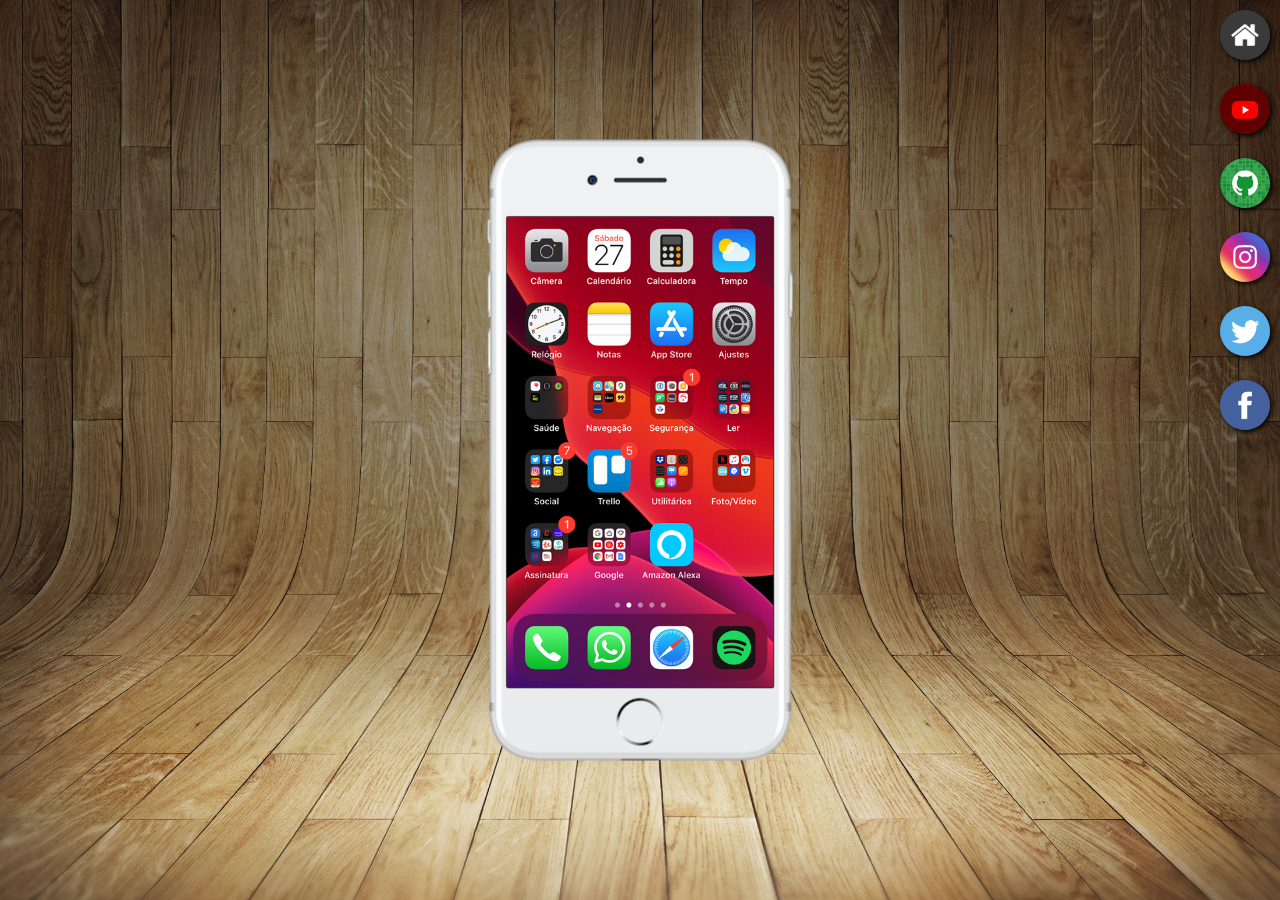
<file: index.html>
<!DOCTYPE html>
<html lang="pt-br">
<head>
    <meta charset="UTF-8">
    <meta http-equiv="X-UA-Compatible" content="IE=edge">
    <meta name="viewport" content="width=device-width, initial-scale=1.0">
    <title>Desafio página social</title>
    <link rel="shortcut icon" href="favicon.ico" type="image/x-icon">
    <link rel="stylesheet" href="estilo/style.css">
</head>
<body>
    <main>
        <section id="telefone">
            <iframe src="home.html" name="tela" id="tela" frameborder="0"></iframe>
        </section>

        <section id="redes-sociais">
            <a href="home.html" target="tela"><img src="imagens/logo-home.jpg" alt="home"></a><br>
            <a href="youtube.html" target="tela"><img src="imagens/logo-youtube.jpg" alt="youtube"></a><br>
            <a href="github.html" target="tela"><img src="imagens/logo-github.jpg" alt="github"></a><br>
            <a href="instagram.html" target="tela"><img src="imagens/logo-instagram.jpg" alt="intagram"></a><br>
            <a href="twitter.html" target="tela"><img src="imagens/logo-twitter.jpg" alt="twitter"></a><br>
            <a href="facebook.html" target="tela"><img src="imagens/logo-facebook.jpg" alt="facebook"></a>
        </section>
    </main>
</body>
</html>
</file>
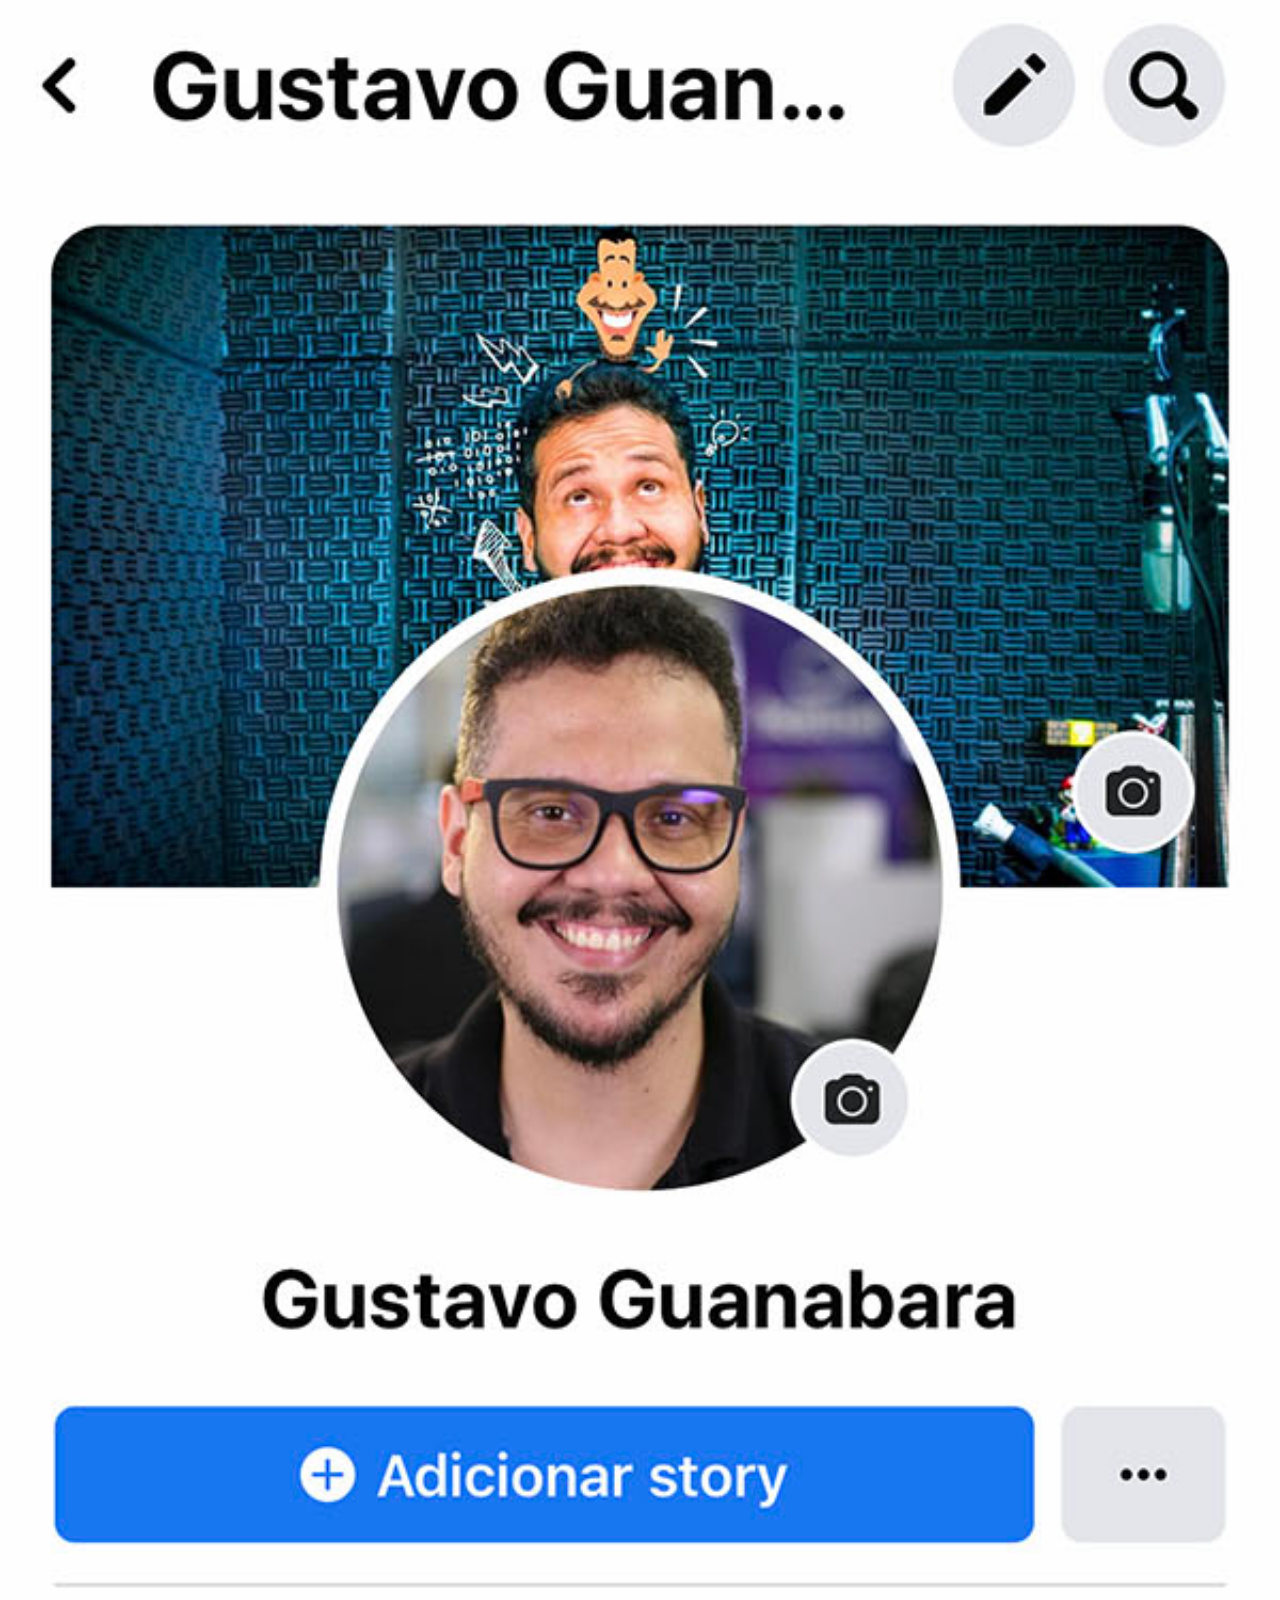
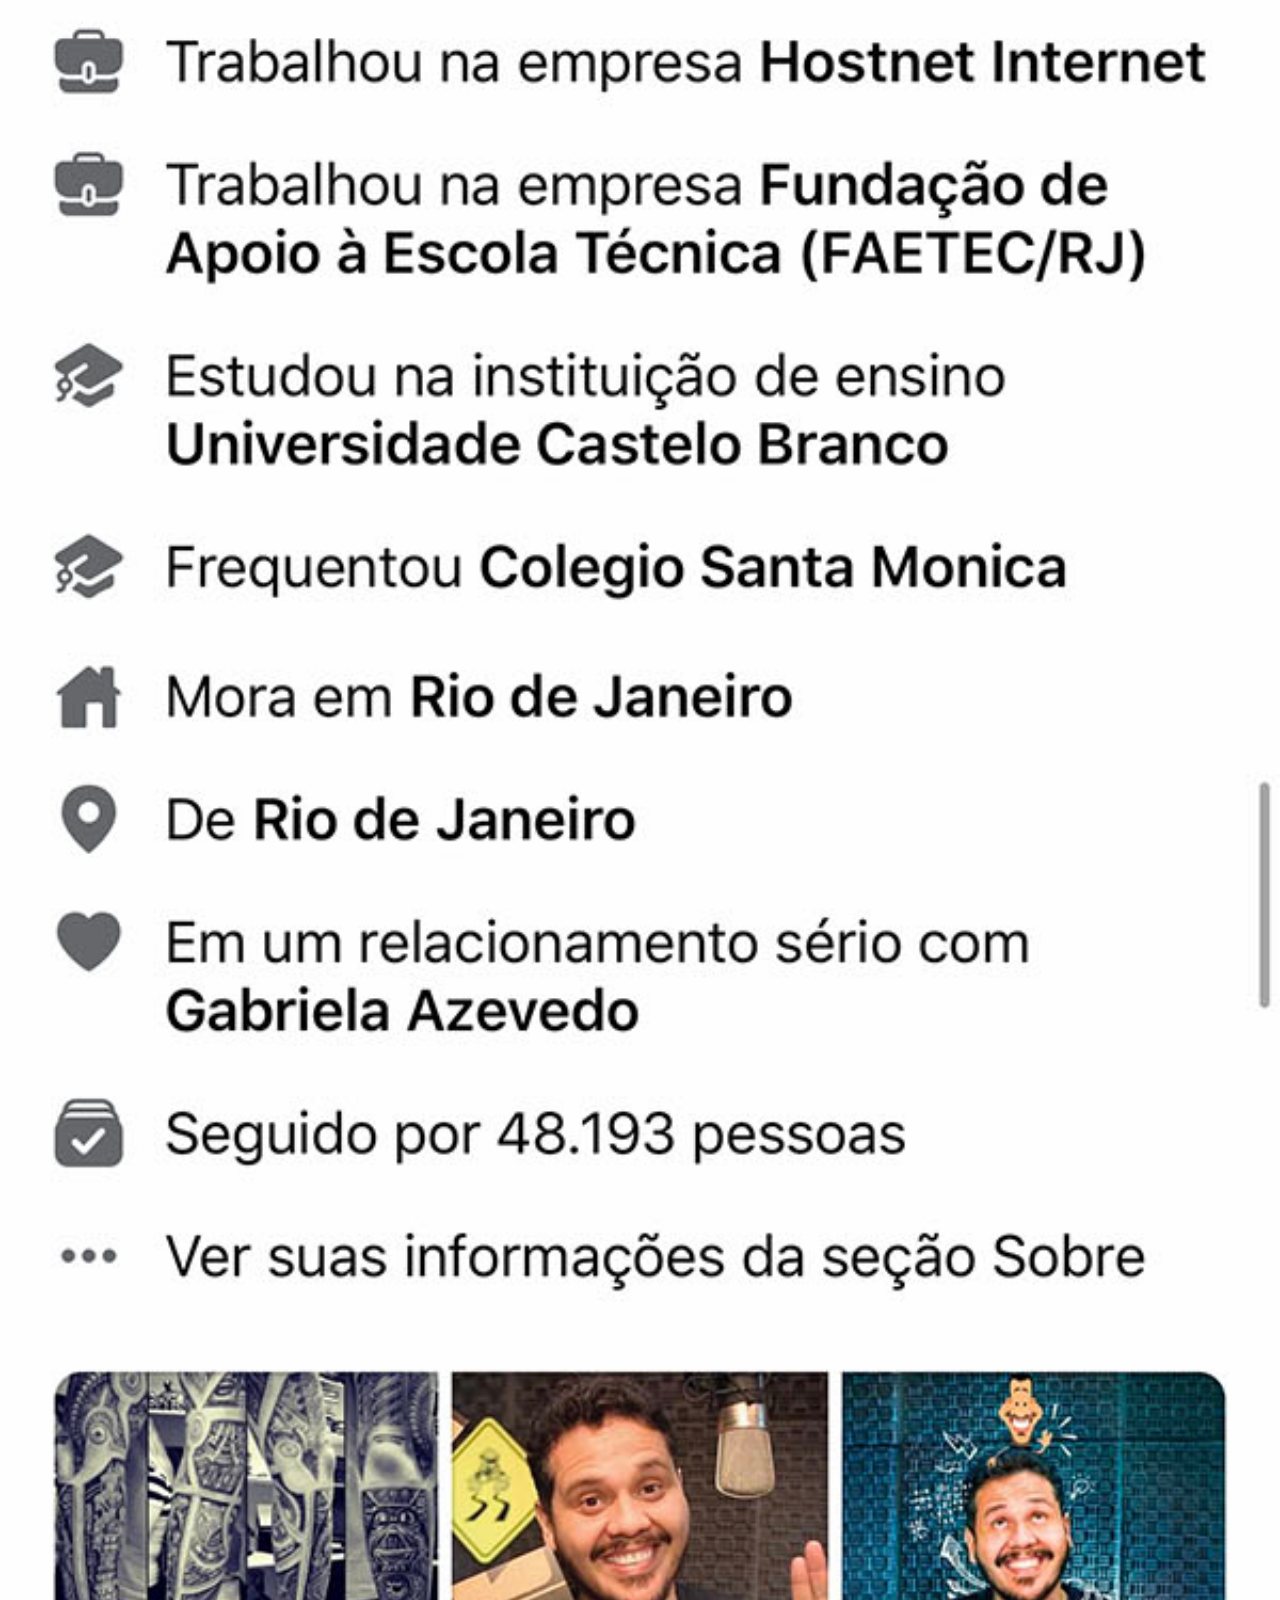
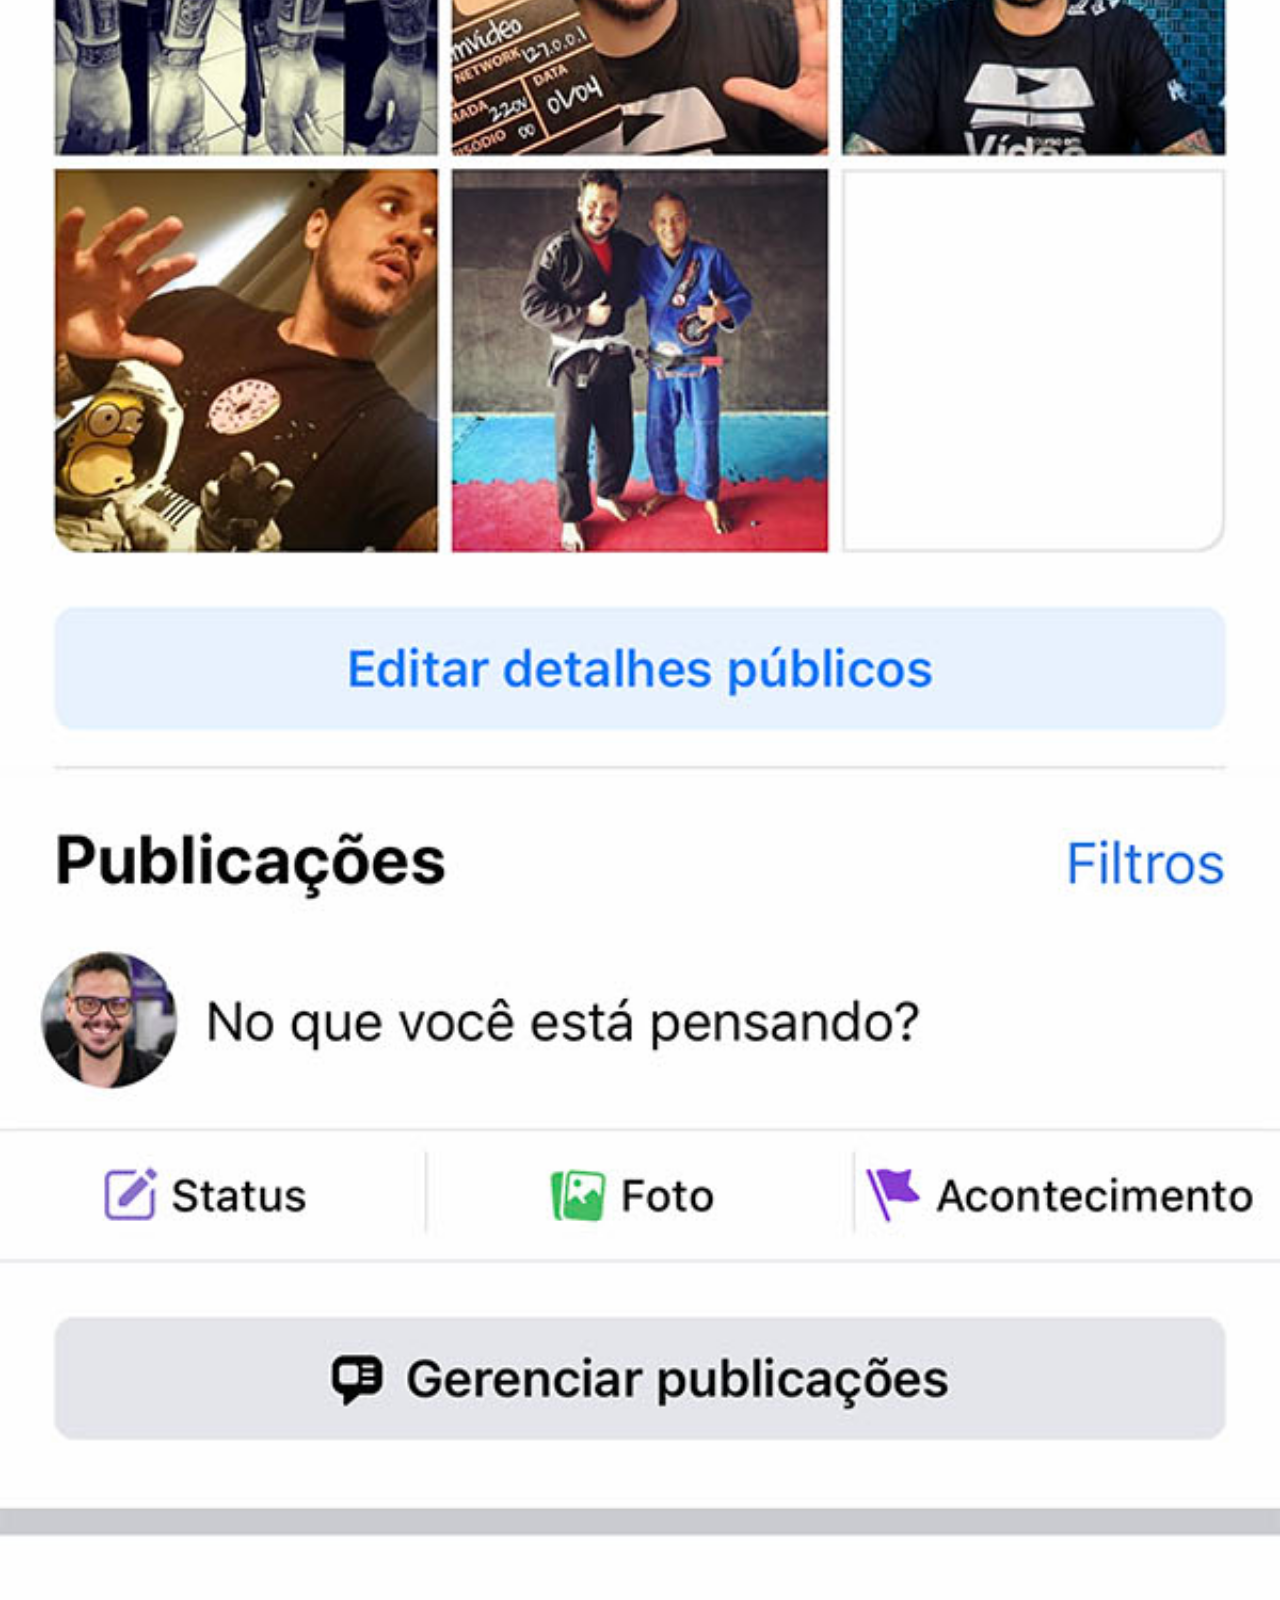
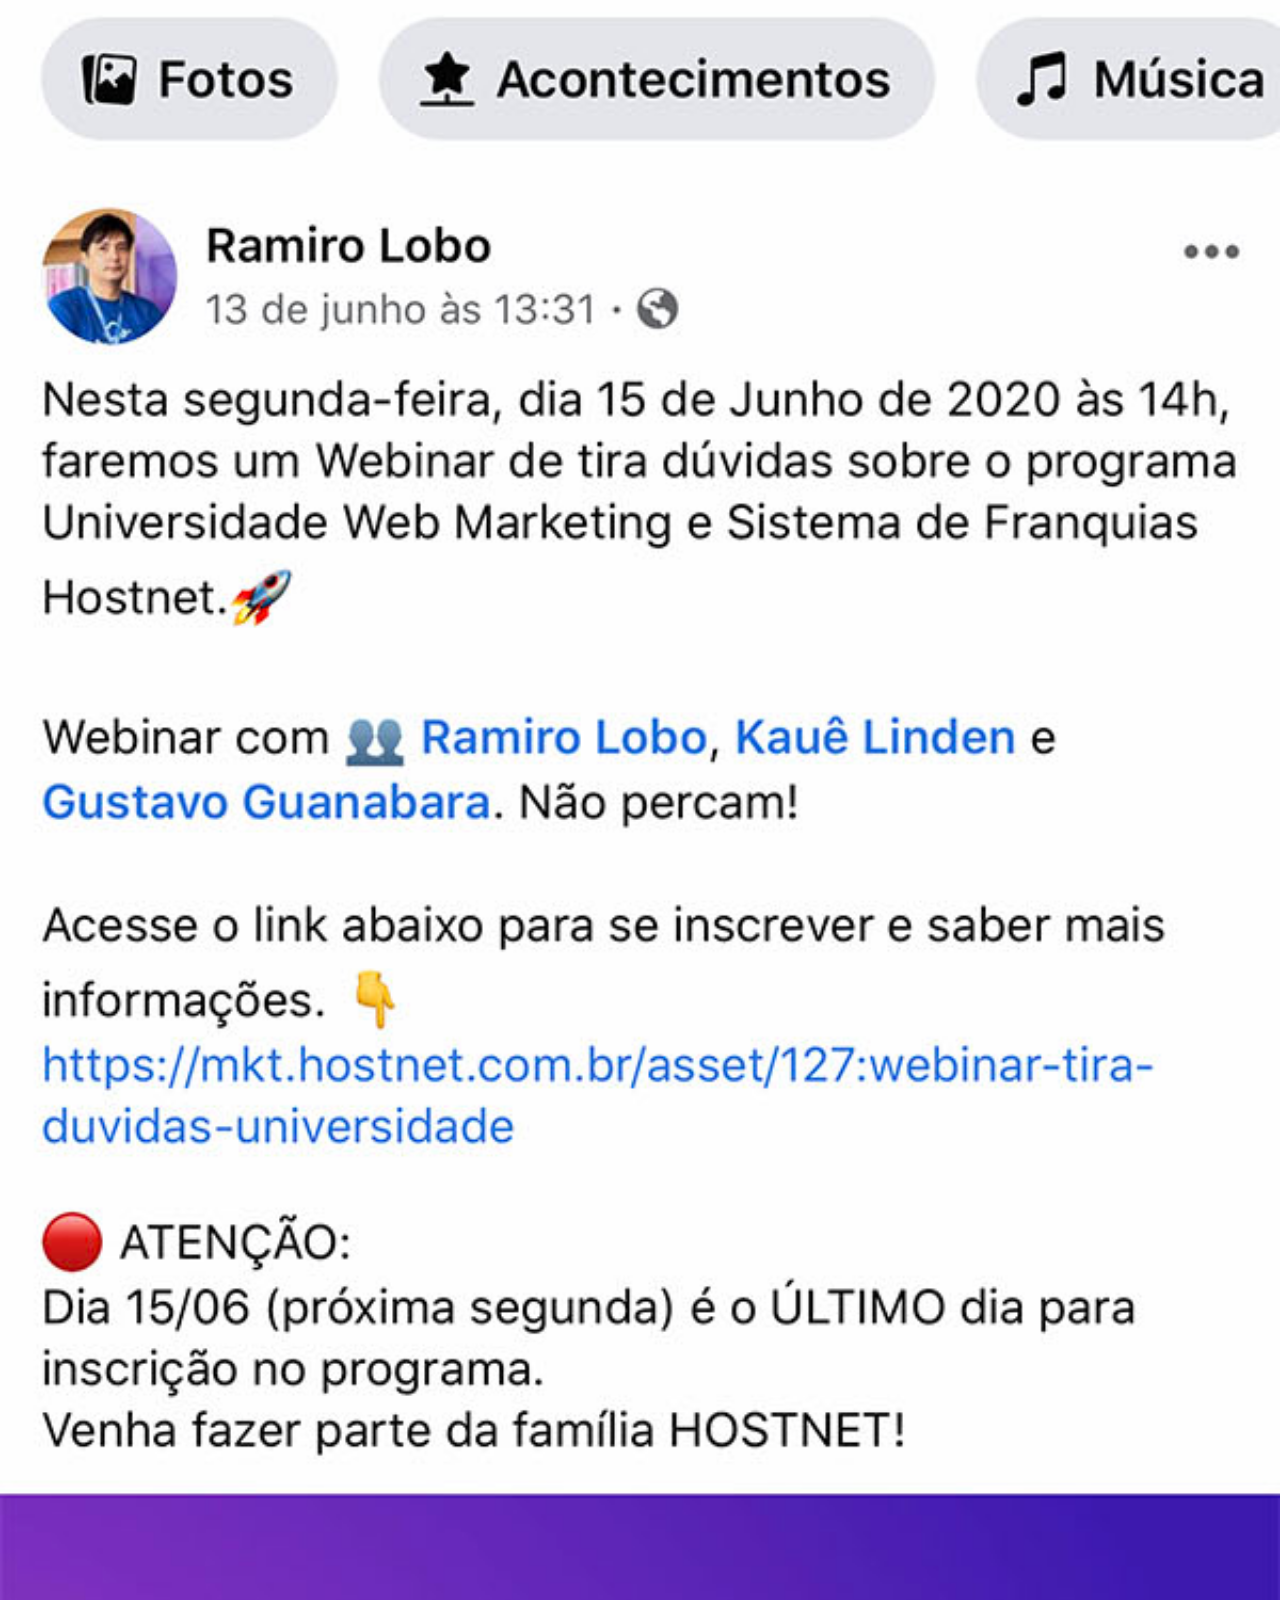
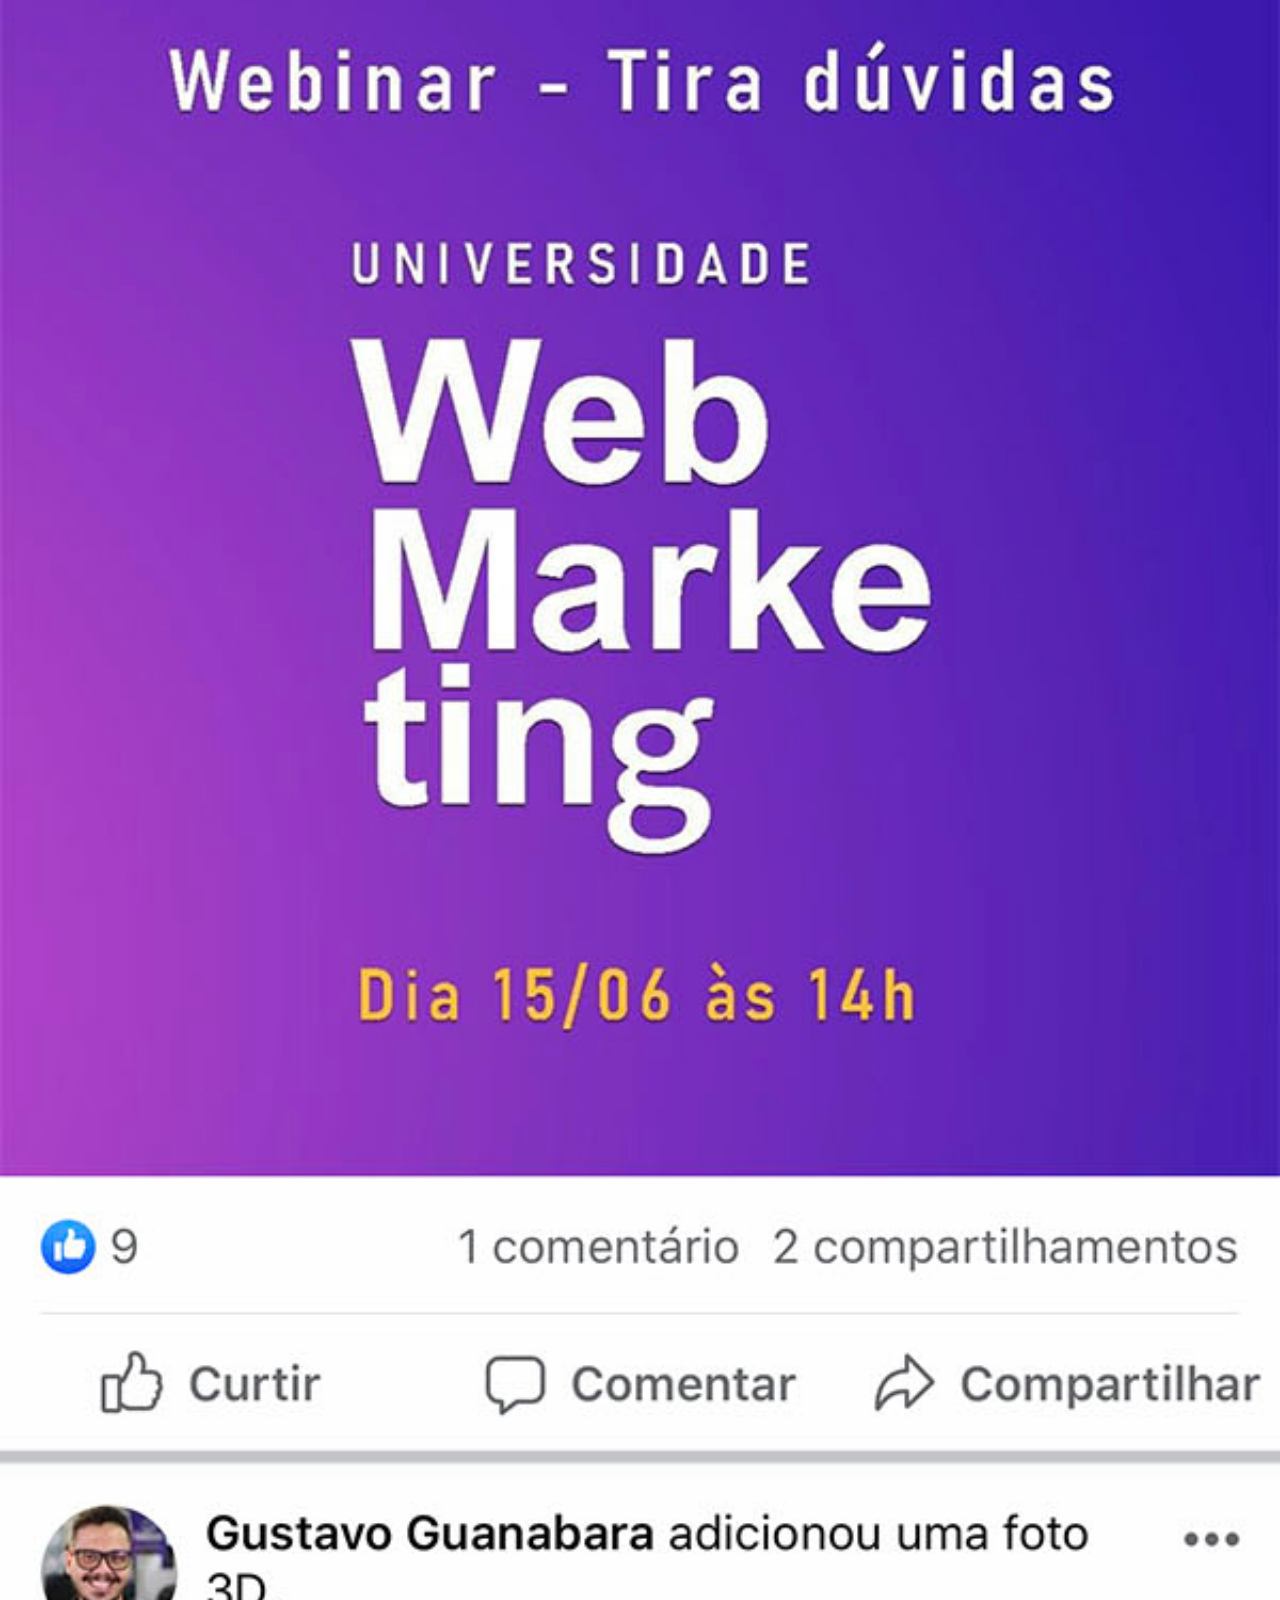
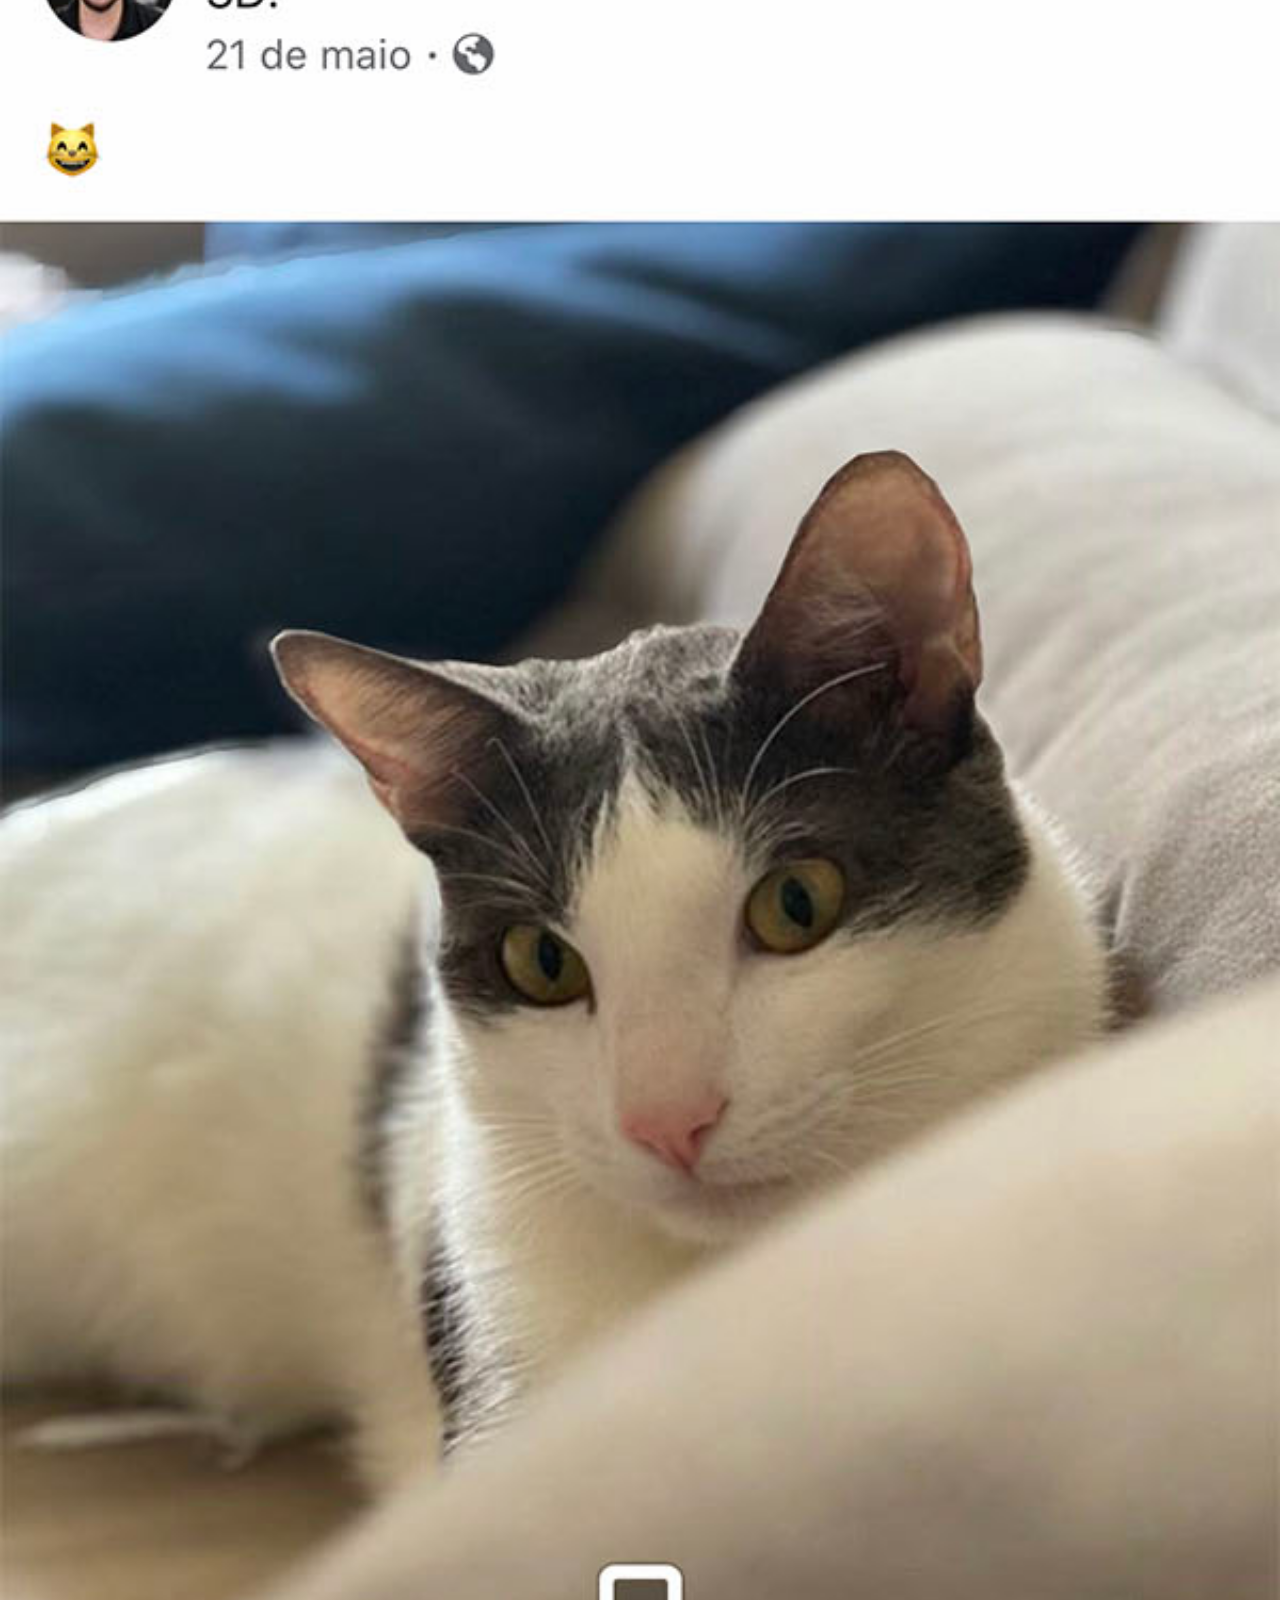
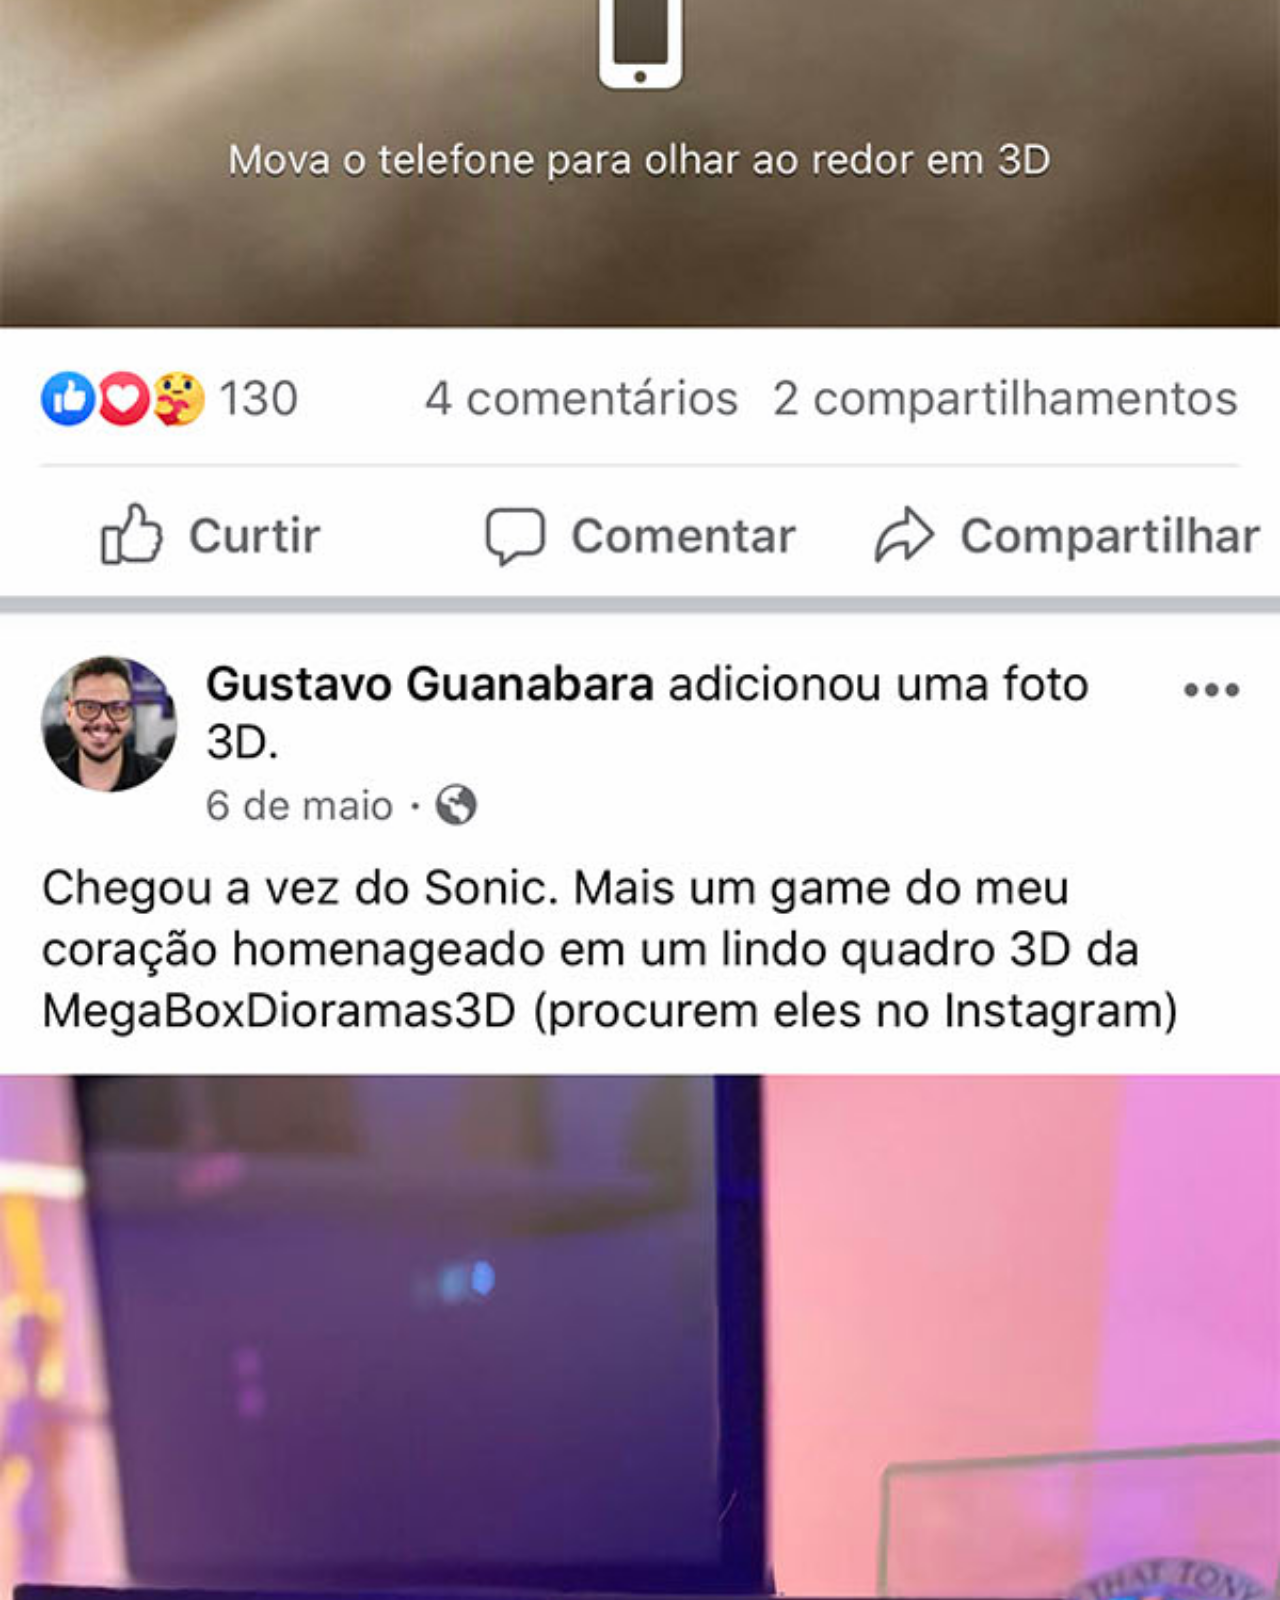
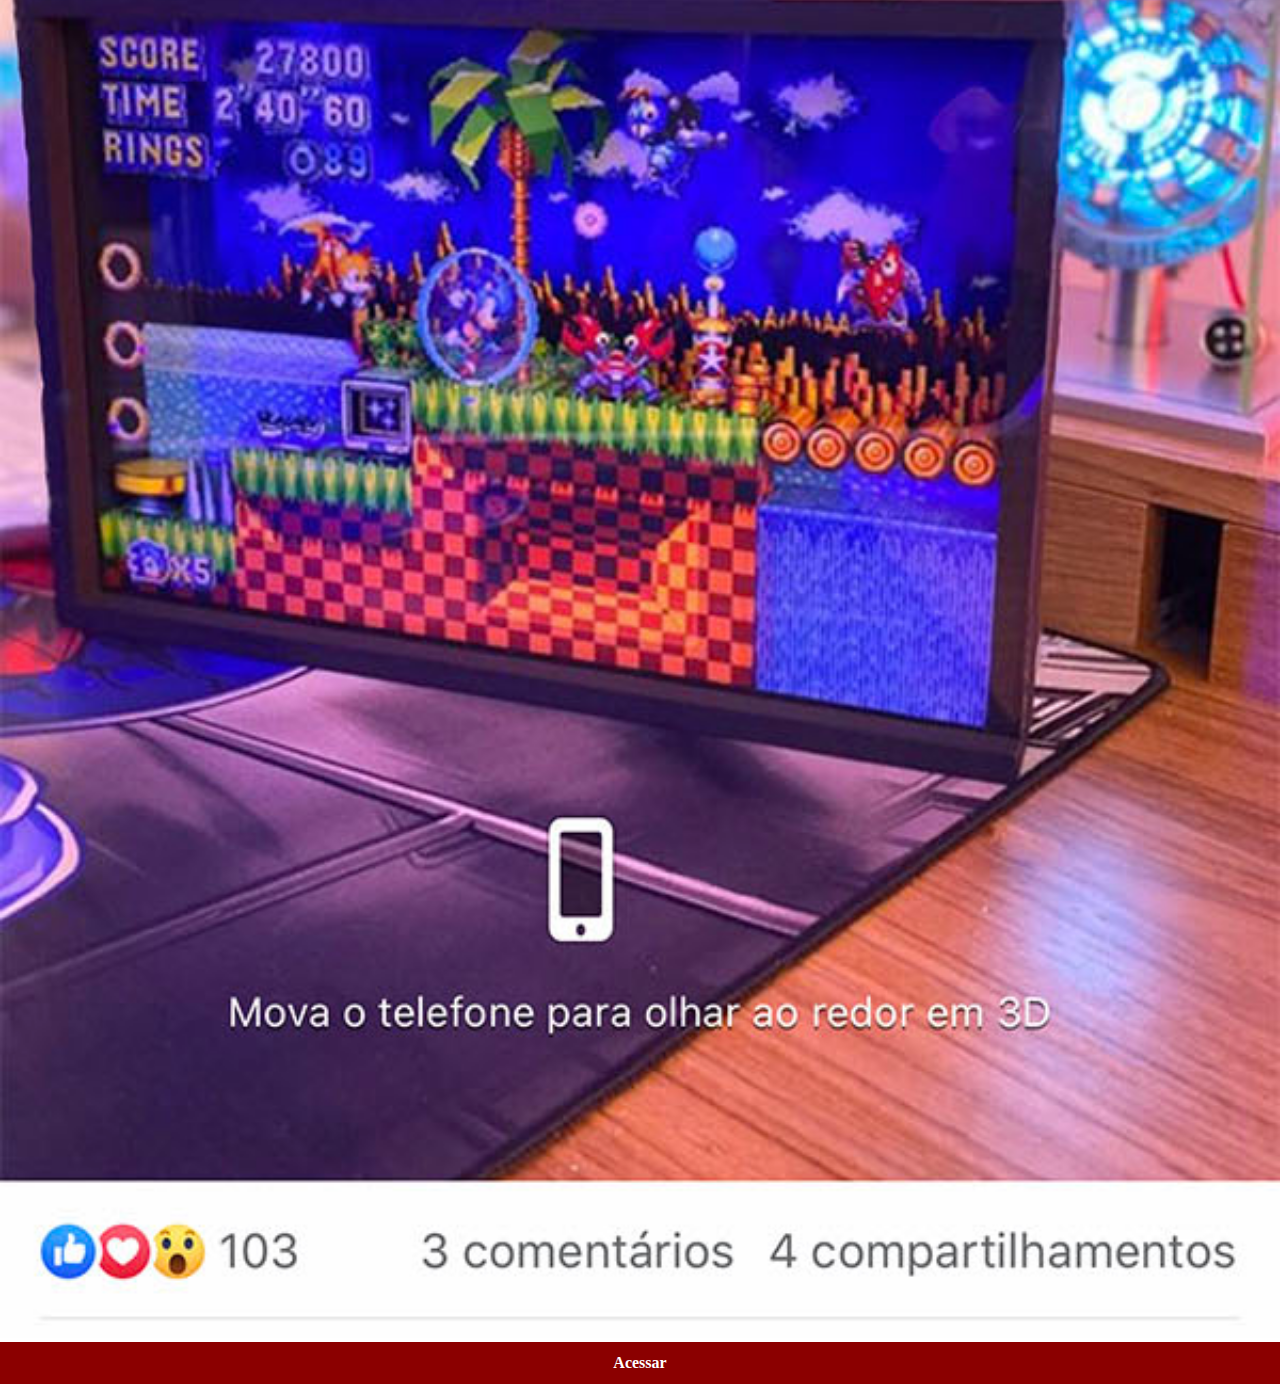
<file: facebook.html>
<!DOCTYPE html>
<html lang="pt-br">
<head>
    <meta charset="UTF-8">
    <meta http-equiv="X-UA-Compatible" content="IE=edge">
    <meta name="viewport" content="width=device-width, initial-scale=1.0">
    <title>facebook</title>
    <link rel="stylesheet" href="estilo/social.css">
</head>
<body>
    <img src="imagens/tela-facebook.jpg" alt="facebook">
    <a href="https://www.facebook.com/">Acessar</a>
</body>
</html>
</file>
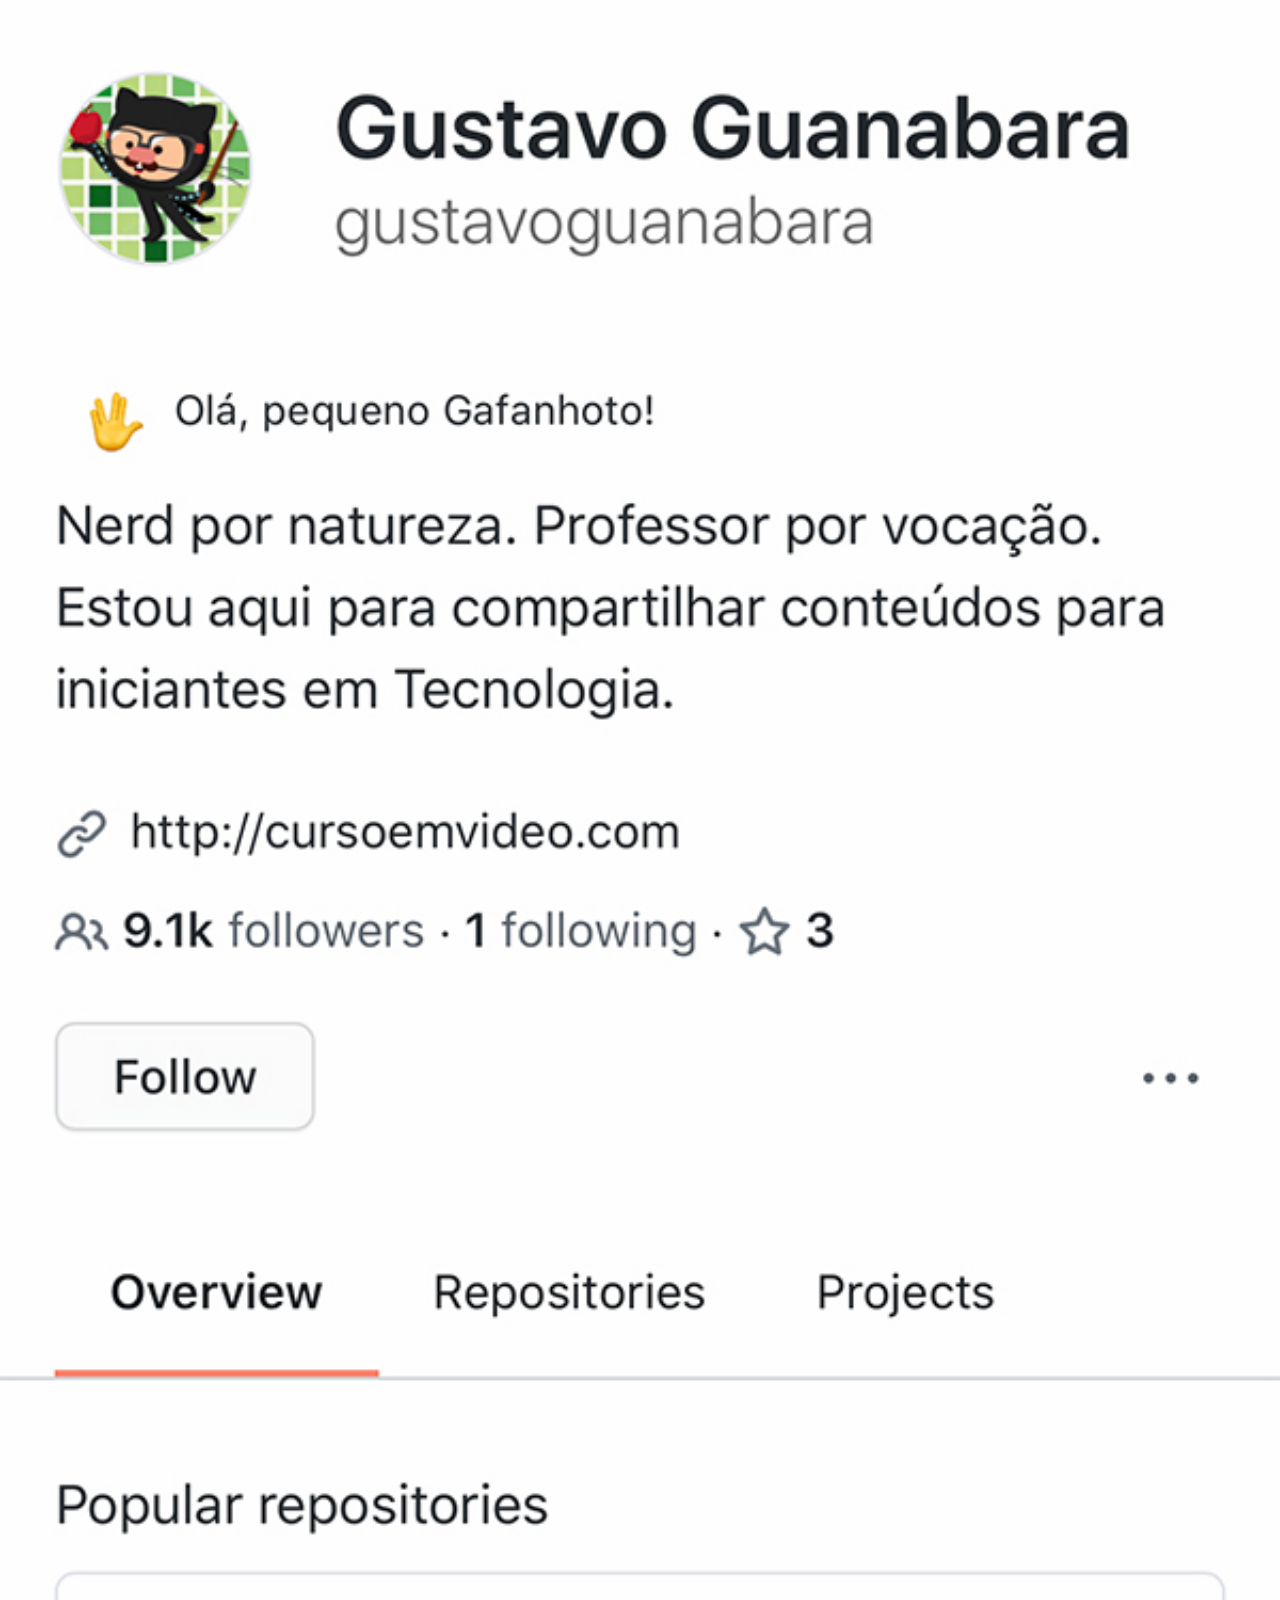
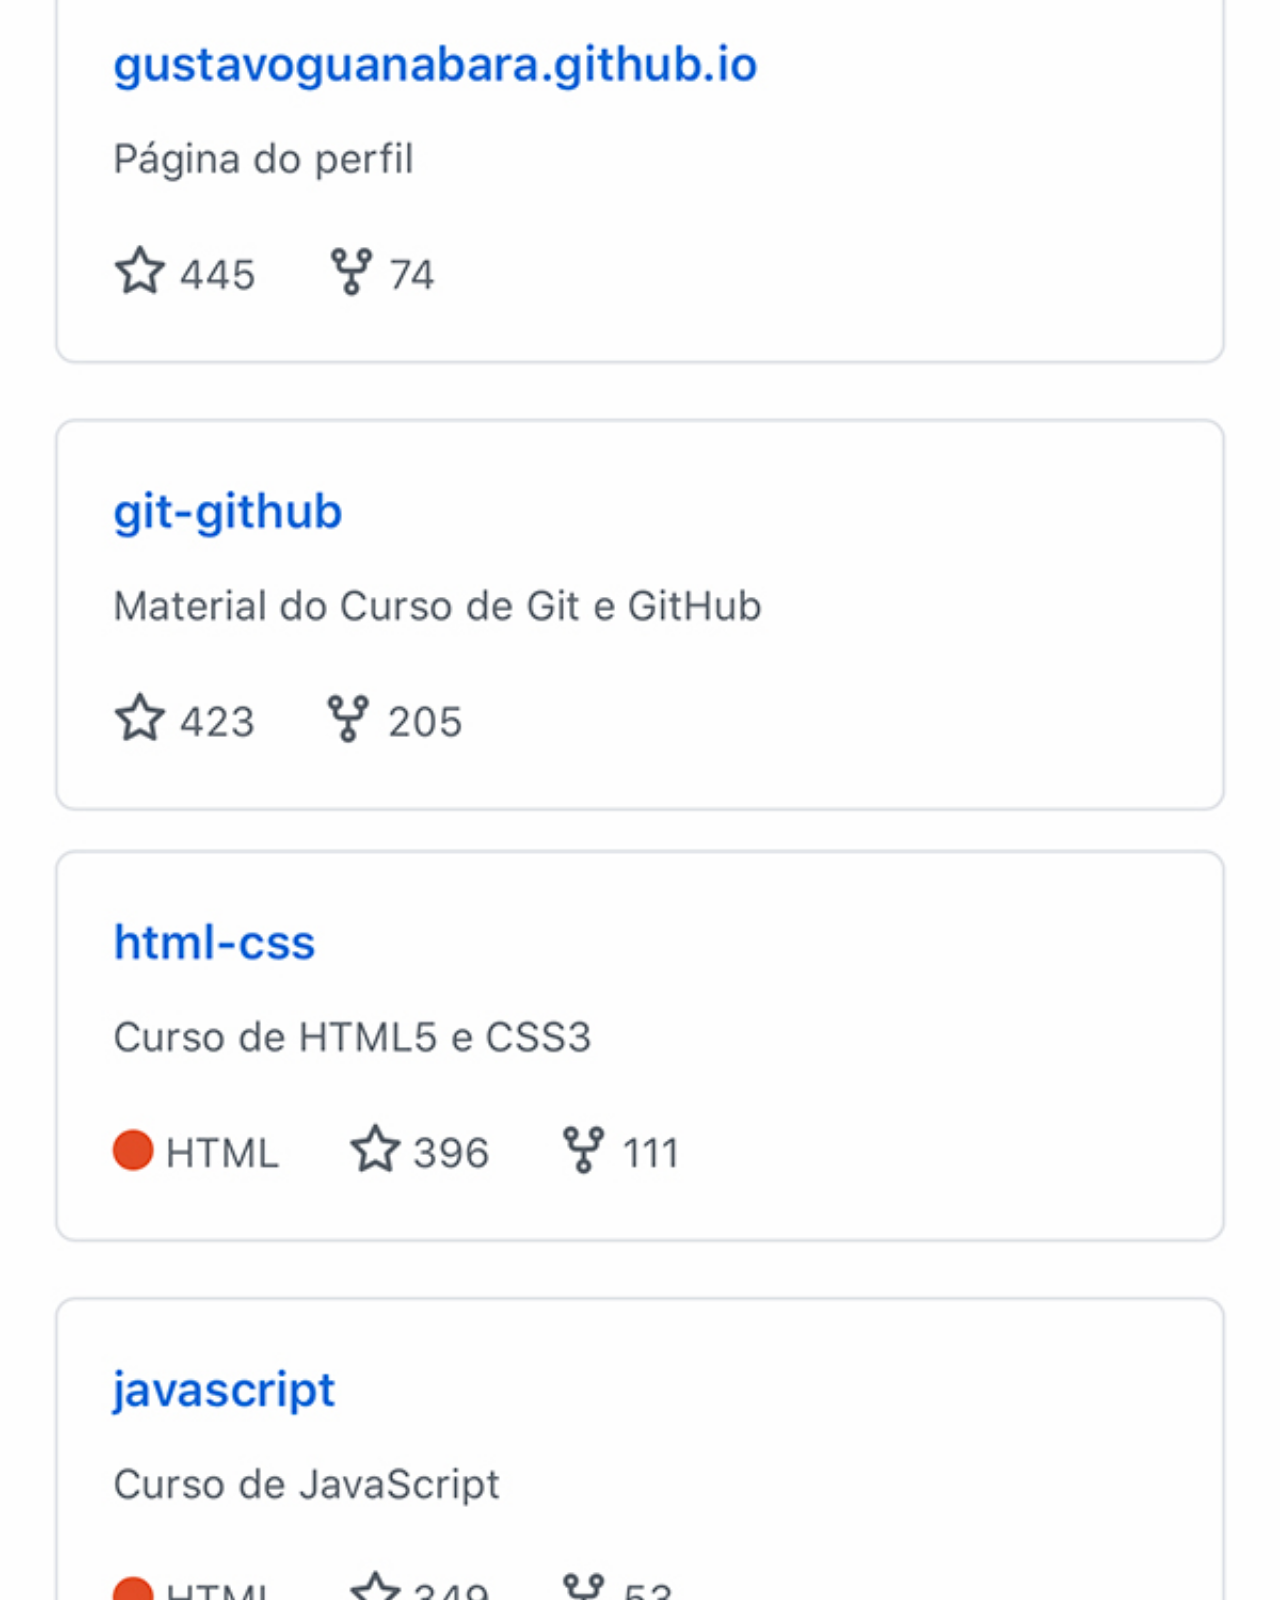
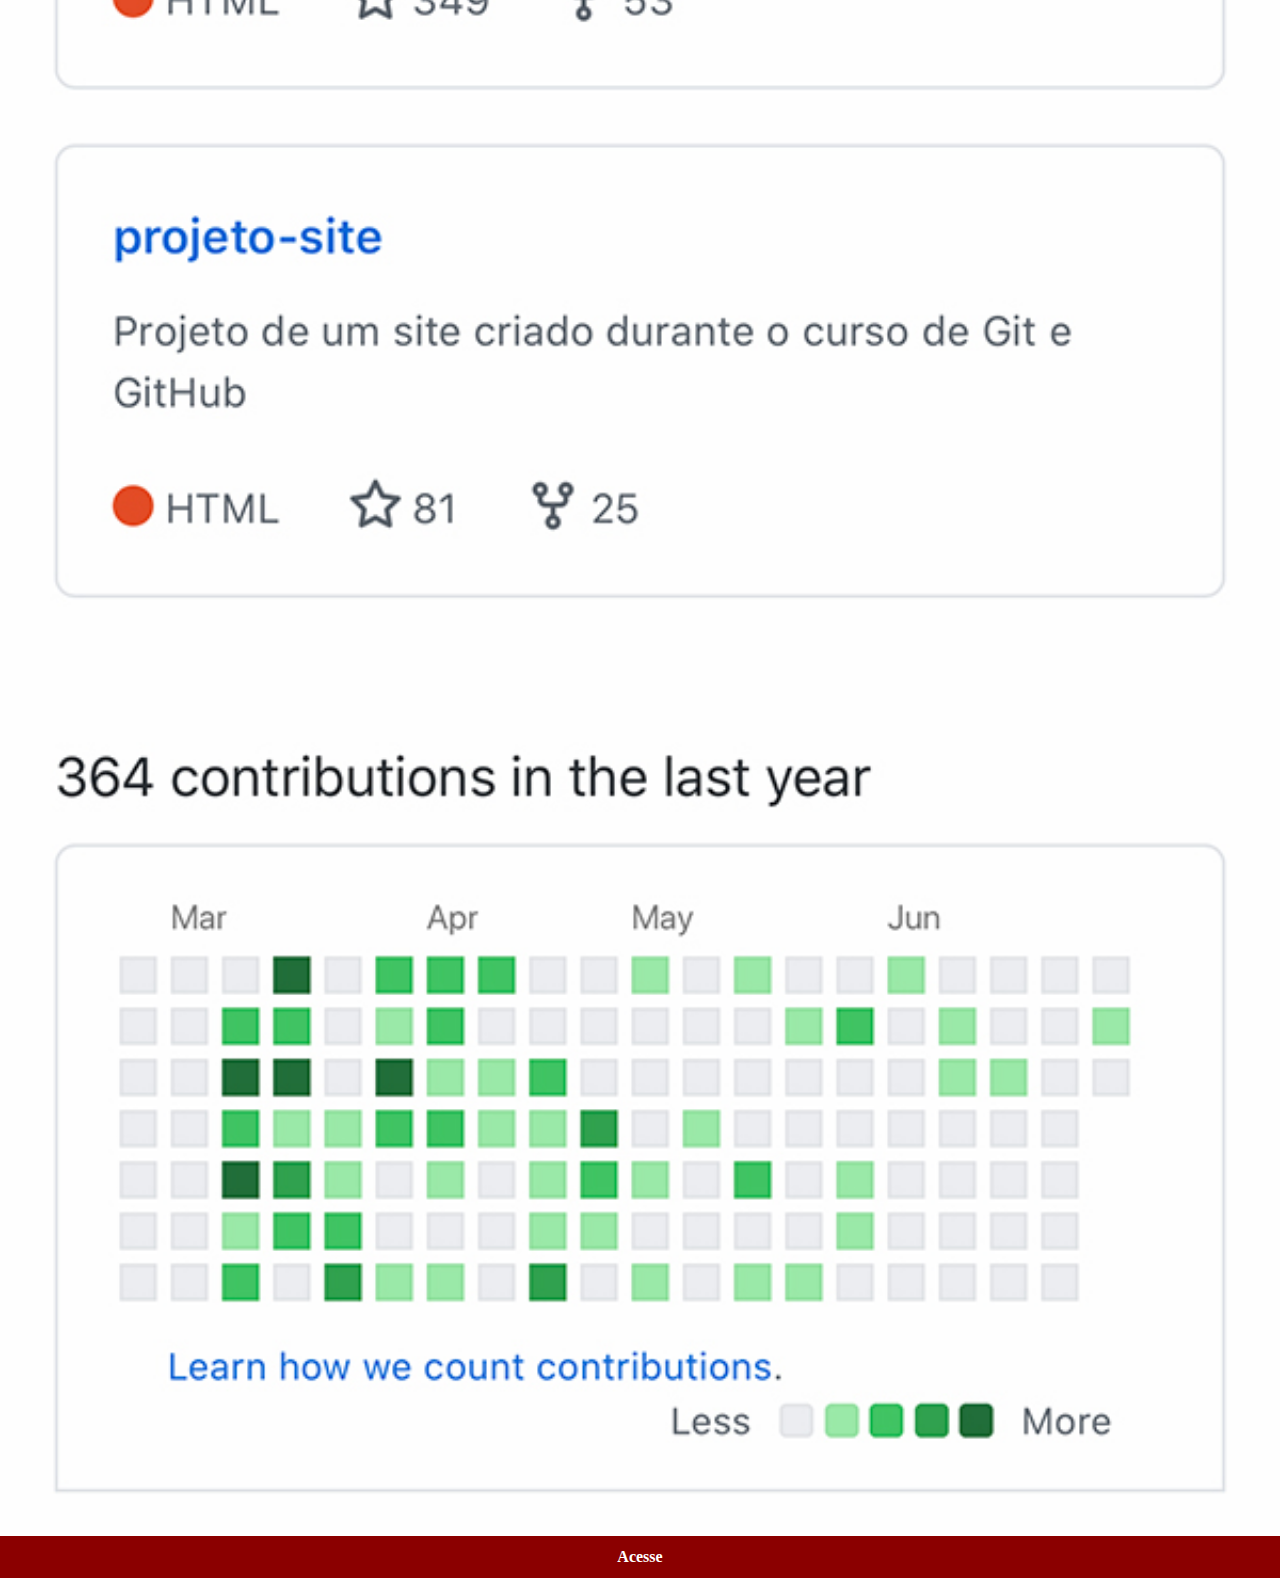
<file: github.html>
<!DOCTYPE html>
<html lang="pt-br">
<head>
    <meta charset="UTF-8">
    <meta http-equiv="X-UA-Compatible" content="IE=edge">
    <meta name="viewport" content="width=device-width, initial-scale=1.0">
    <title>Github</title>
    <link rel="stylesheet" href="estilo/social.css">
</head>
<body>
    <img src="imagens/tela-github.jpg" alt="github">
    <a href="https://github.com/osmarsn" target="_blank">Acesse</a>
</body>
</html>
</file>
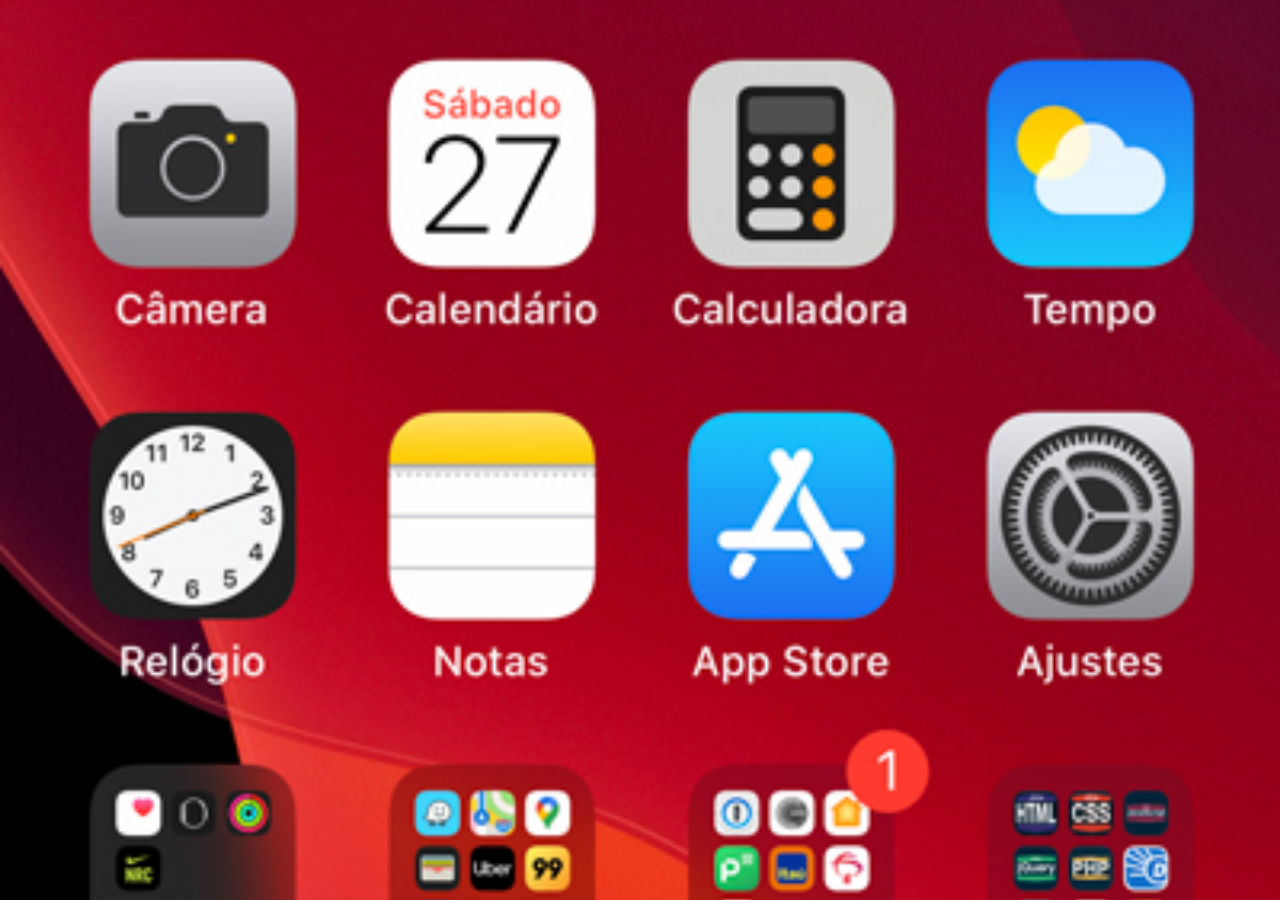
<file: home.html>
<!DOCTYPE html>
<html lang="pt-br">
<head>
    <meta charset="UTF-8">
    <meta http-equiv="X-UA-Compatible" content="IE=edge">
    <meta name="viewport" content="width=device-width, initial-scale=1.0">
    <title>home</title>
</head>
<style>
    * {
        margin: 0px;
        padding: 0px;
    }
    body {
        width: 100vw;
        height: 100vh;
        background: black url('imagens/tela-home.jpg') no-repeat top center;
        background-size: cover;
    }
</style>
<body>
    
</body>
</html>
</file>
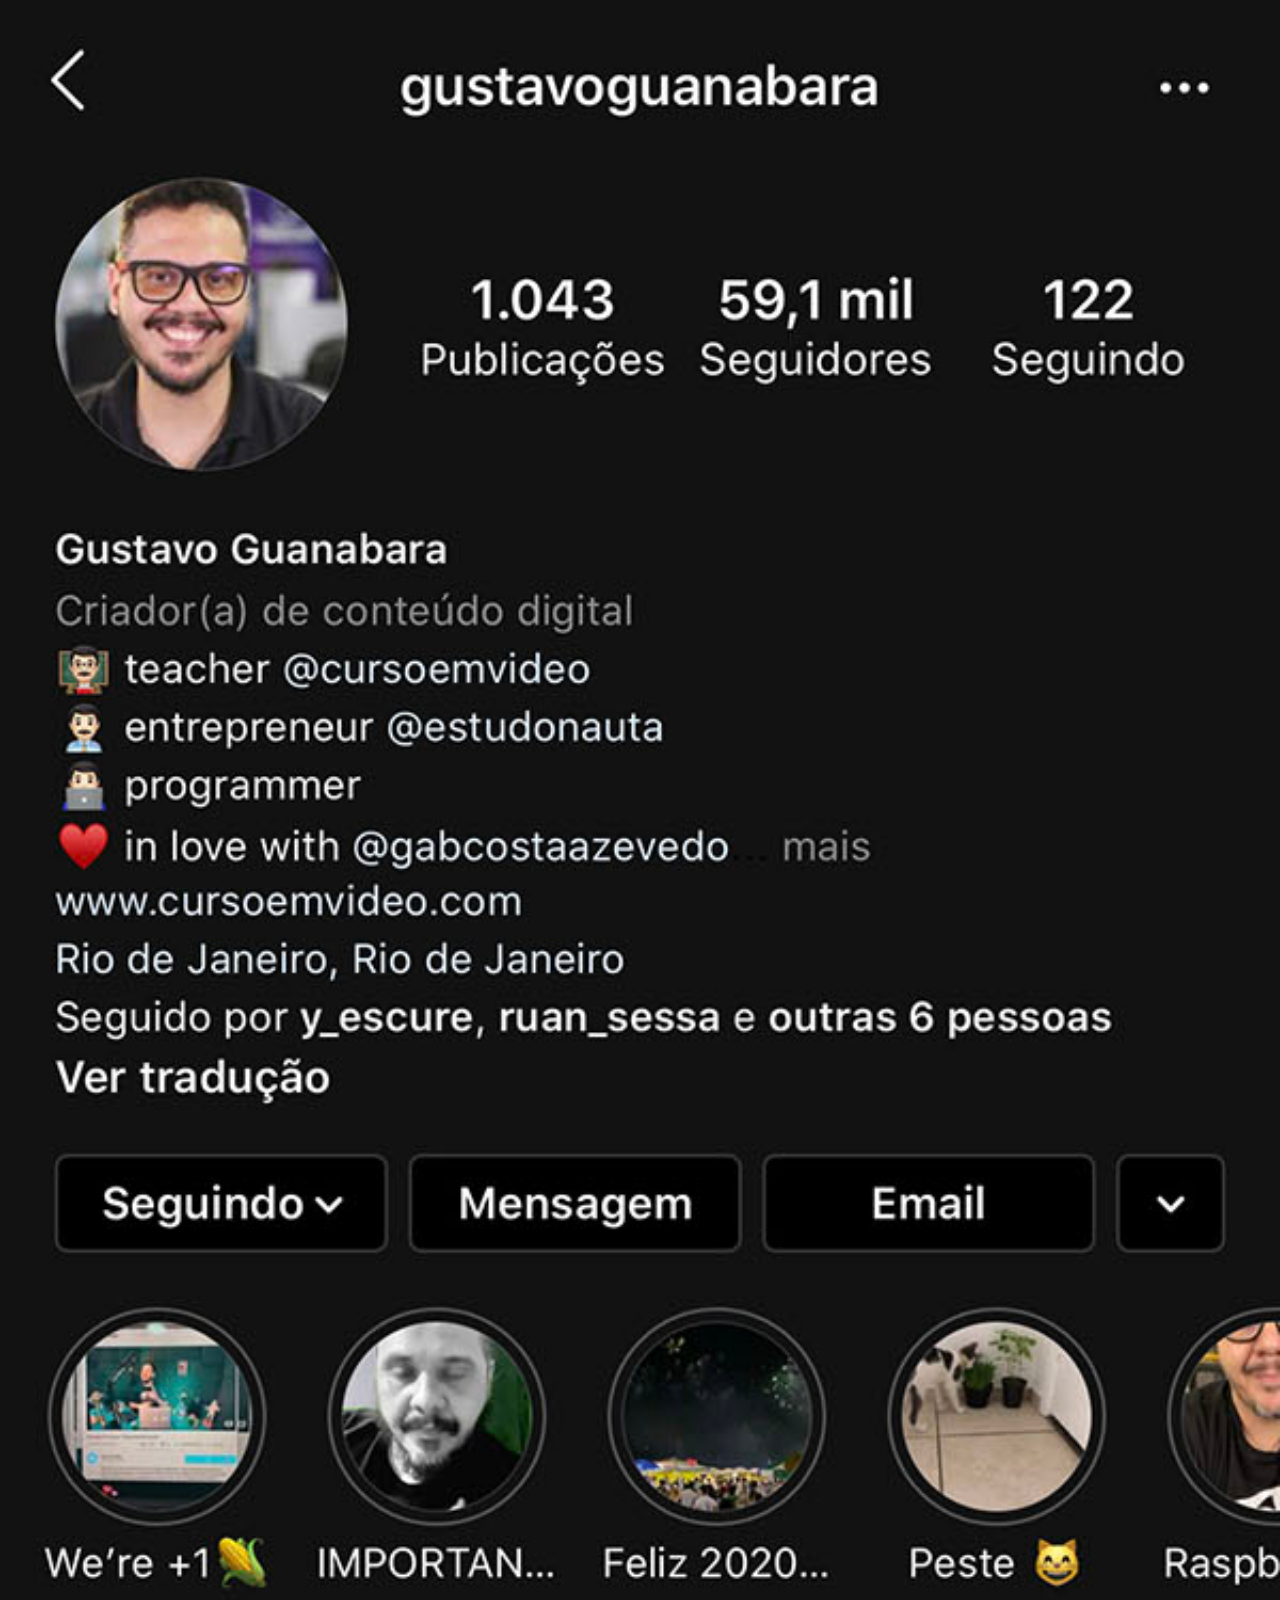
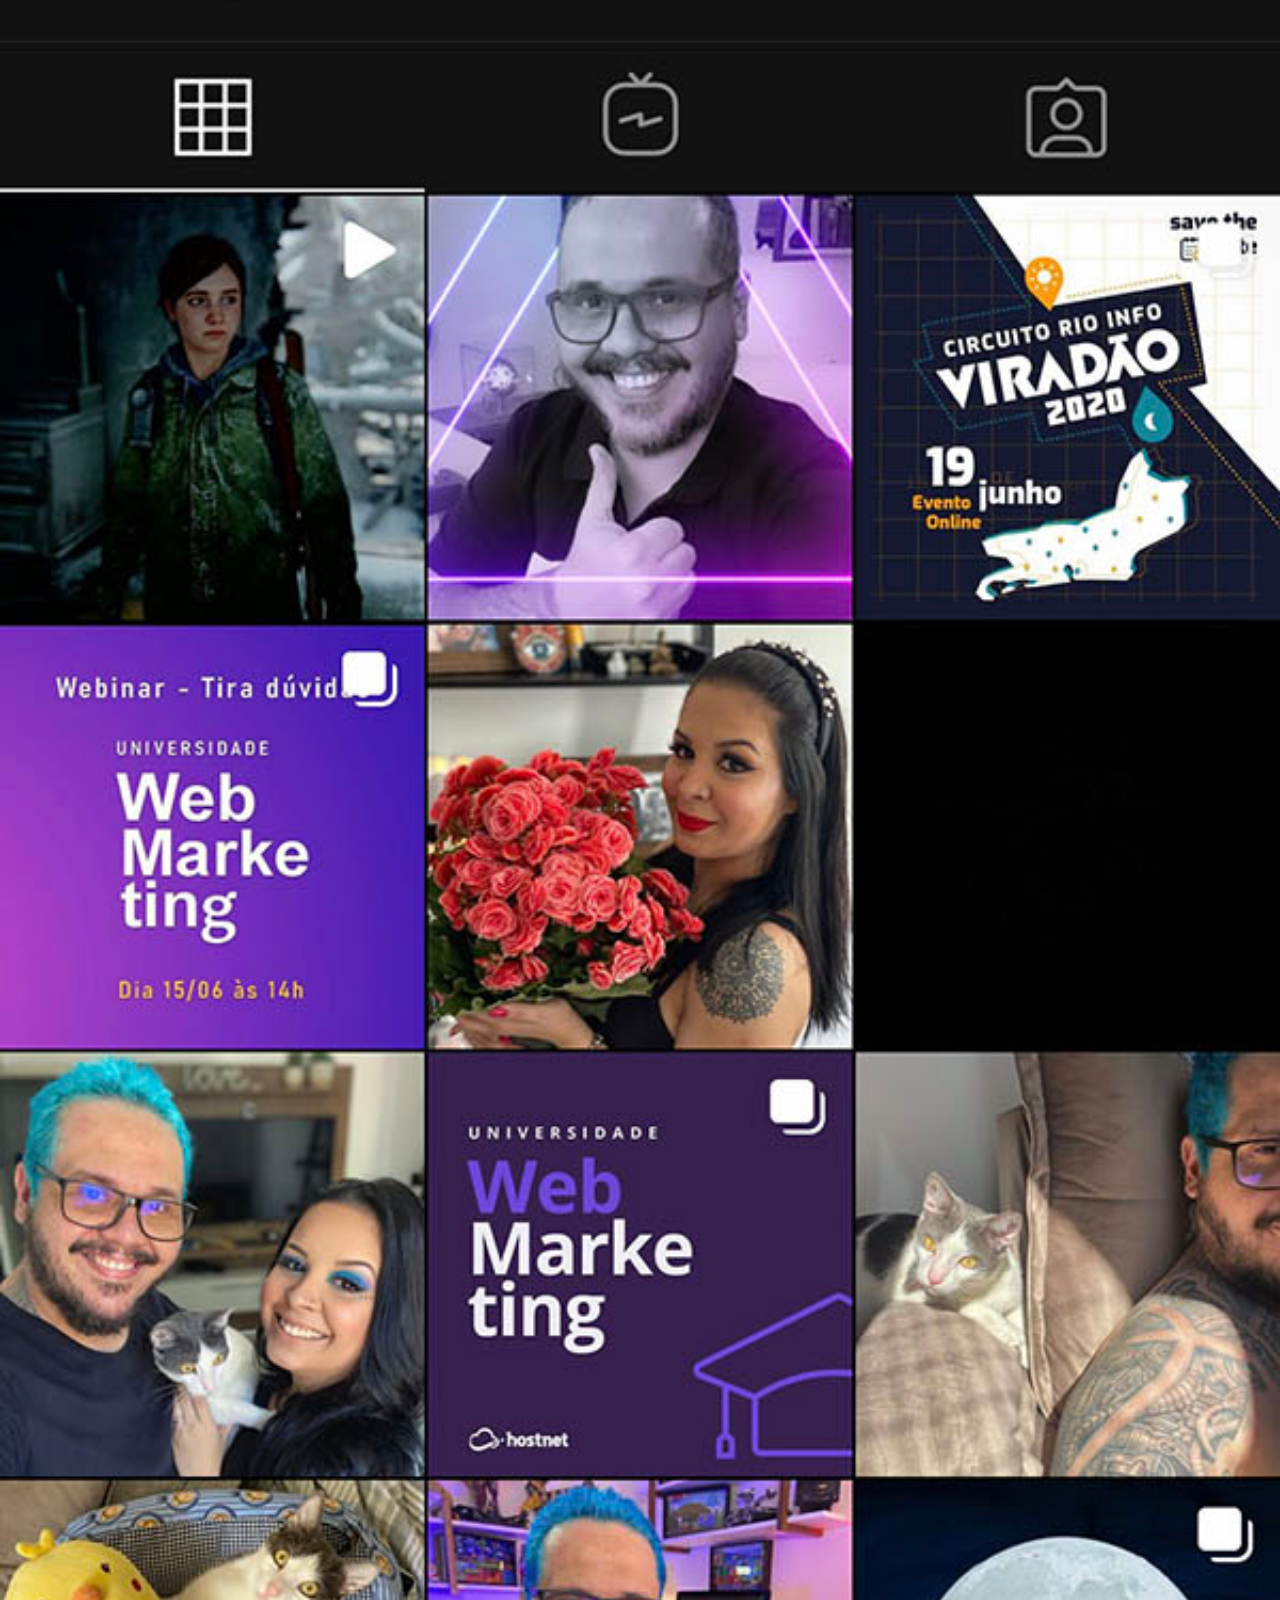
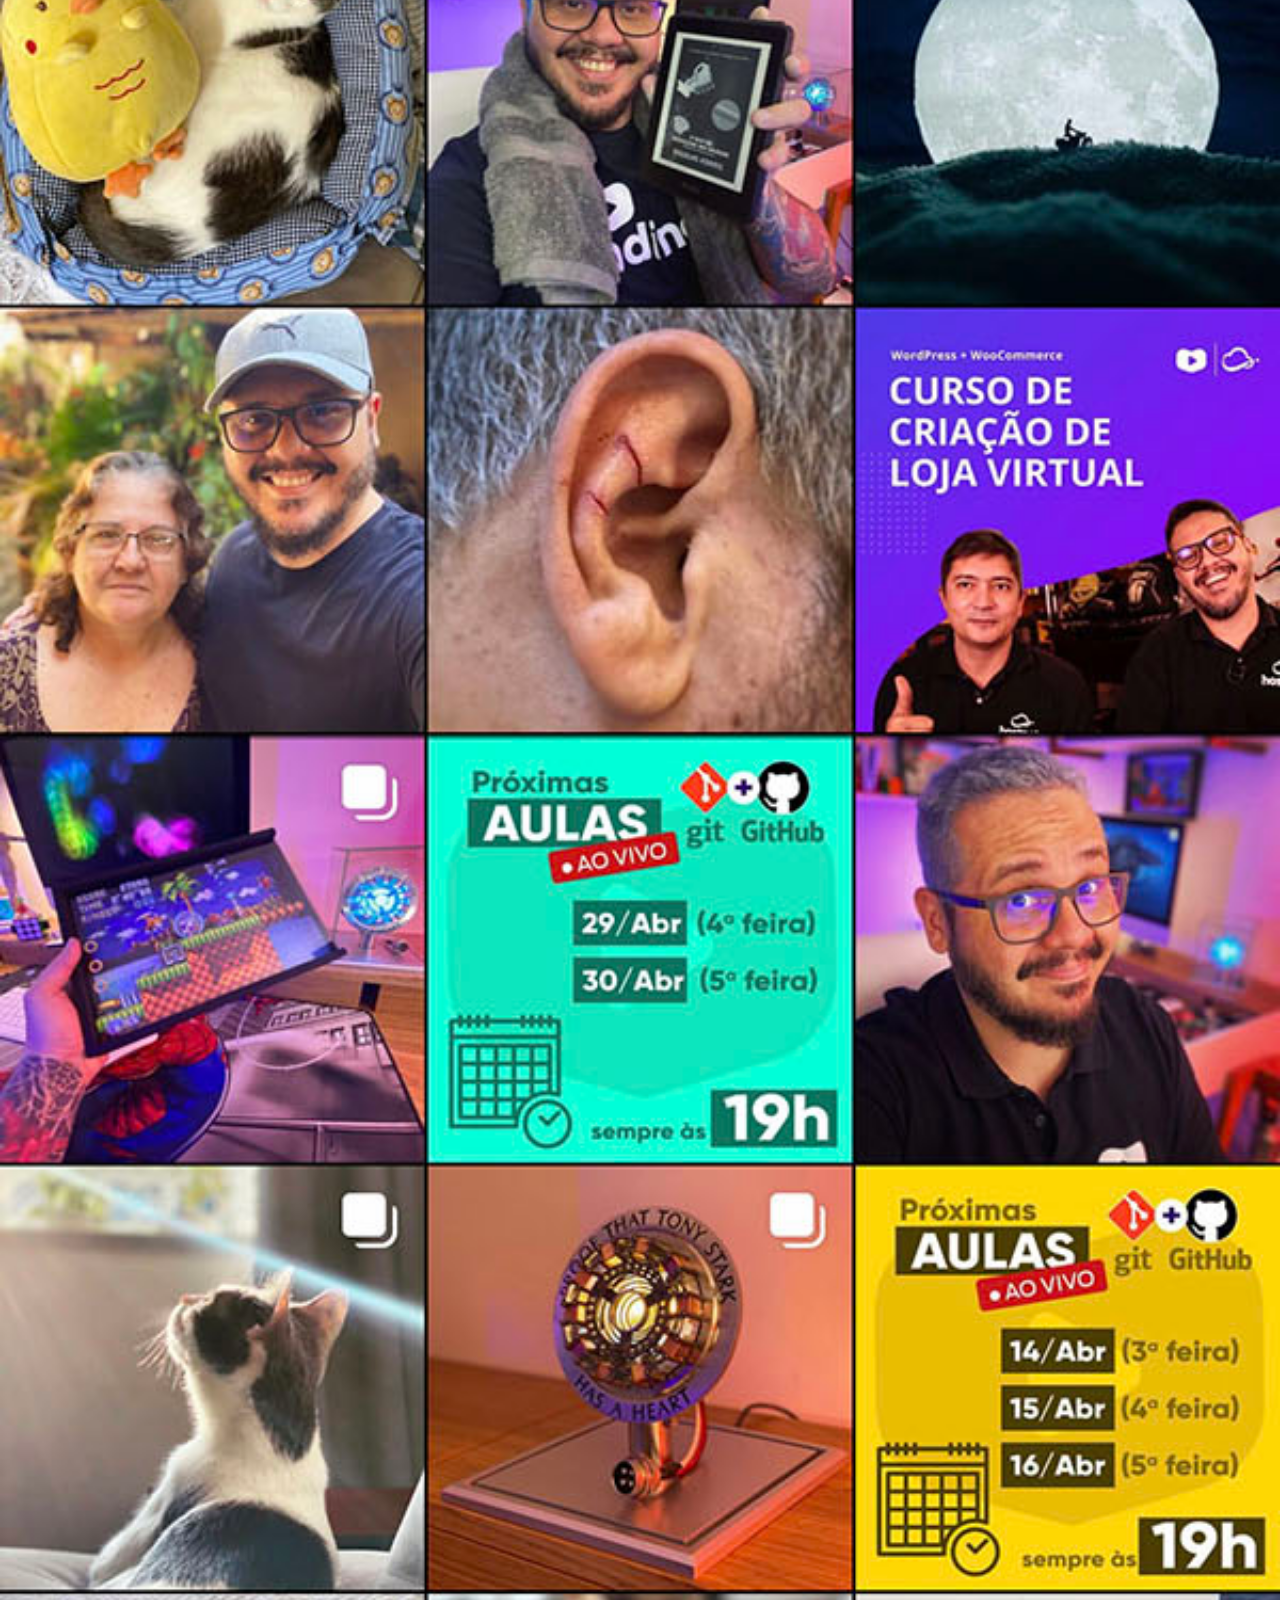
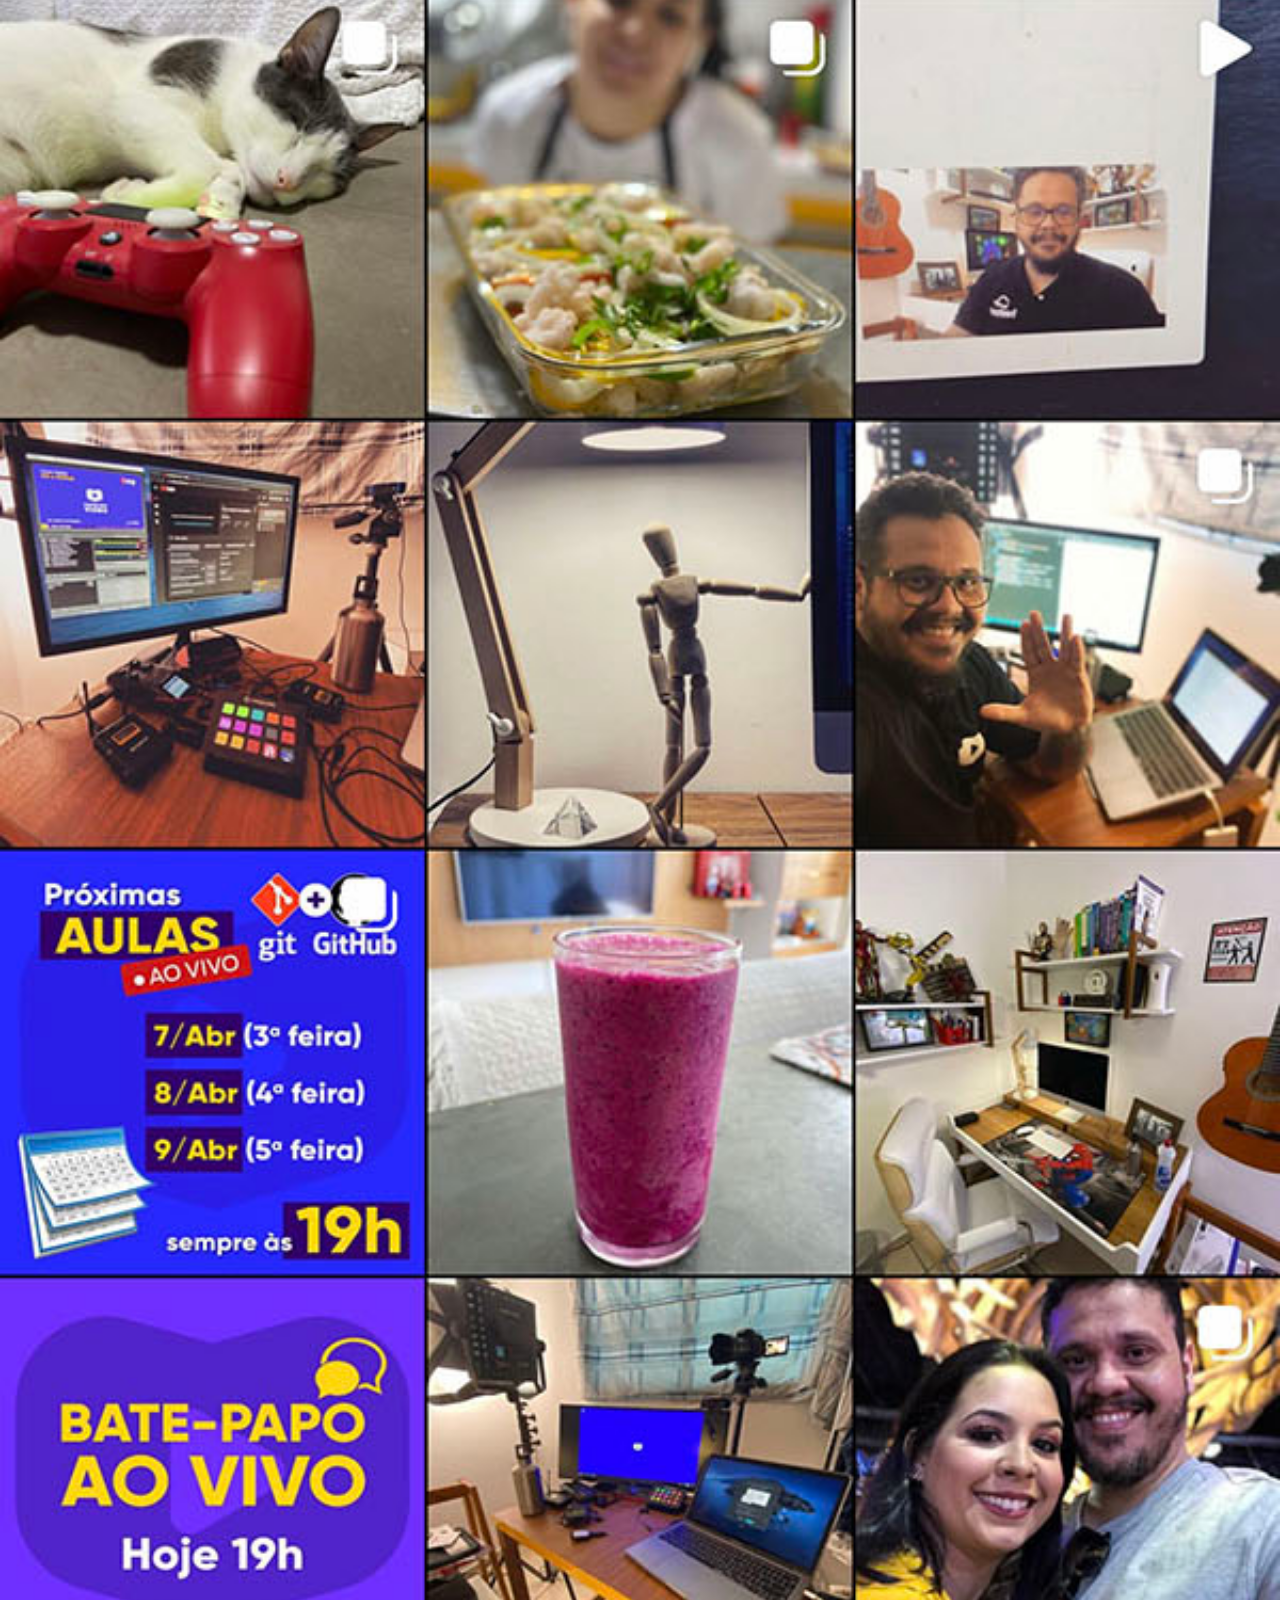
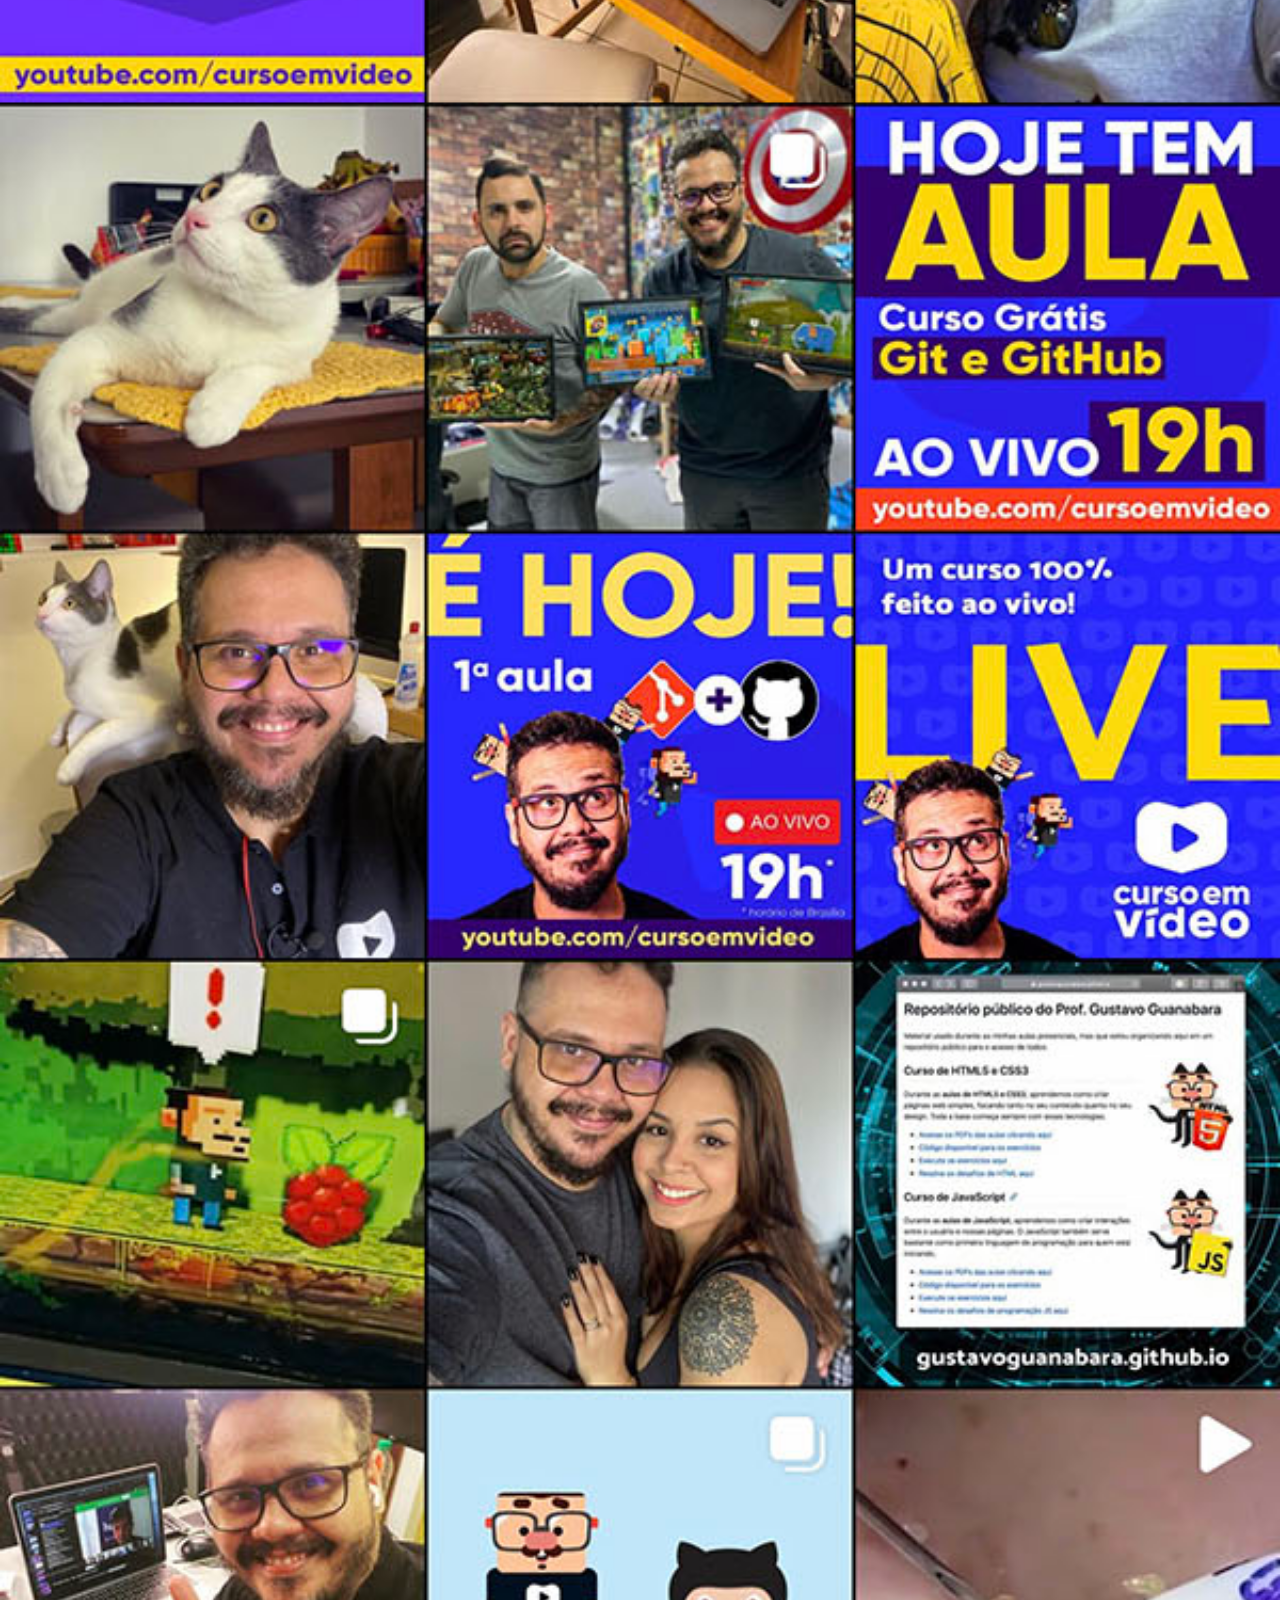
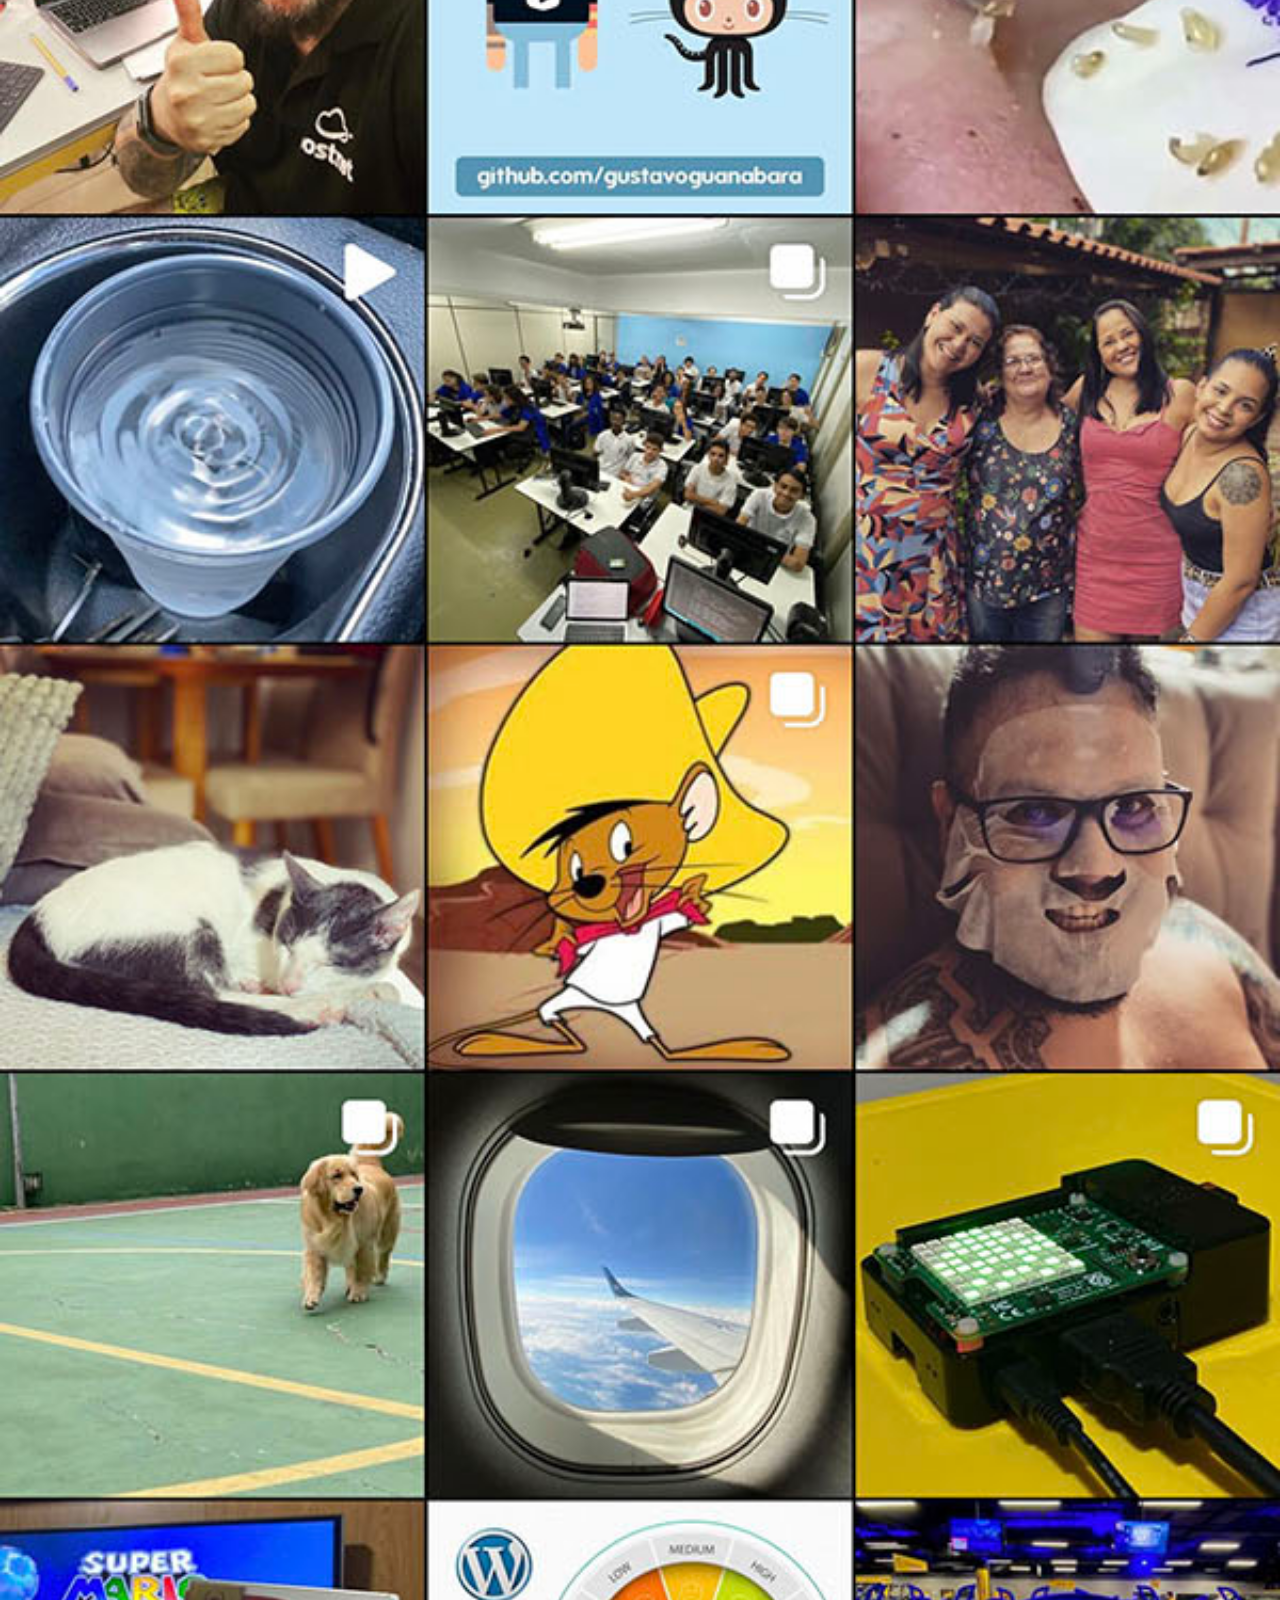
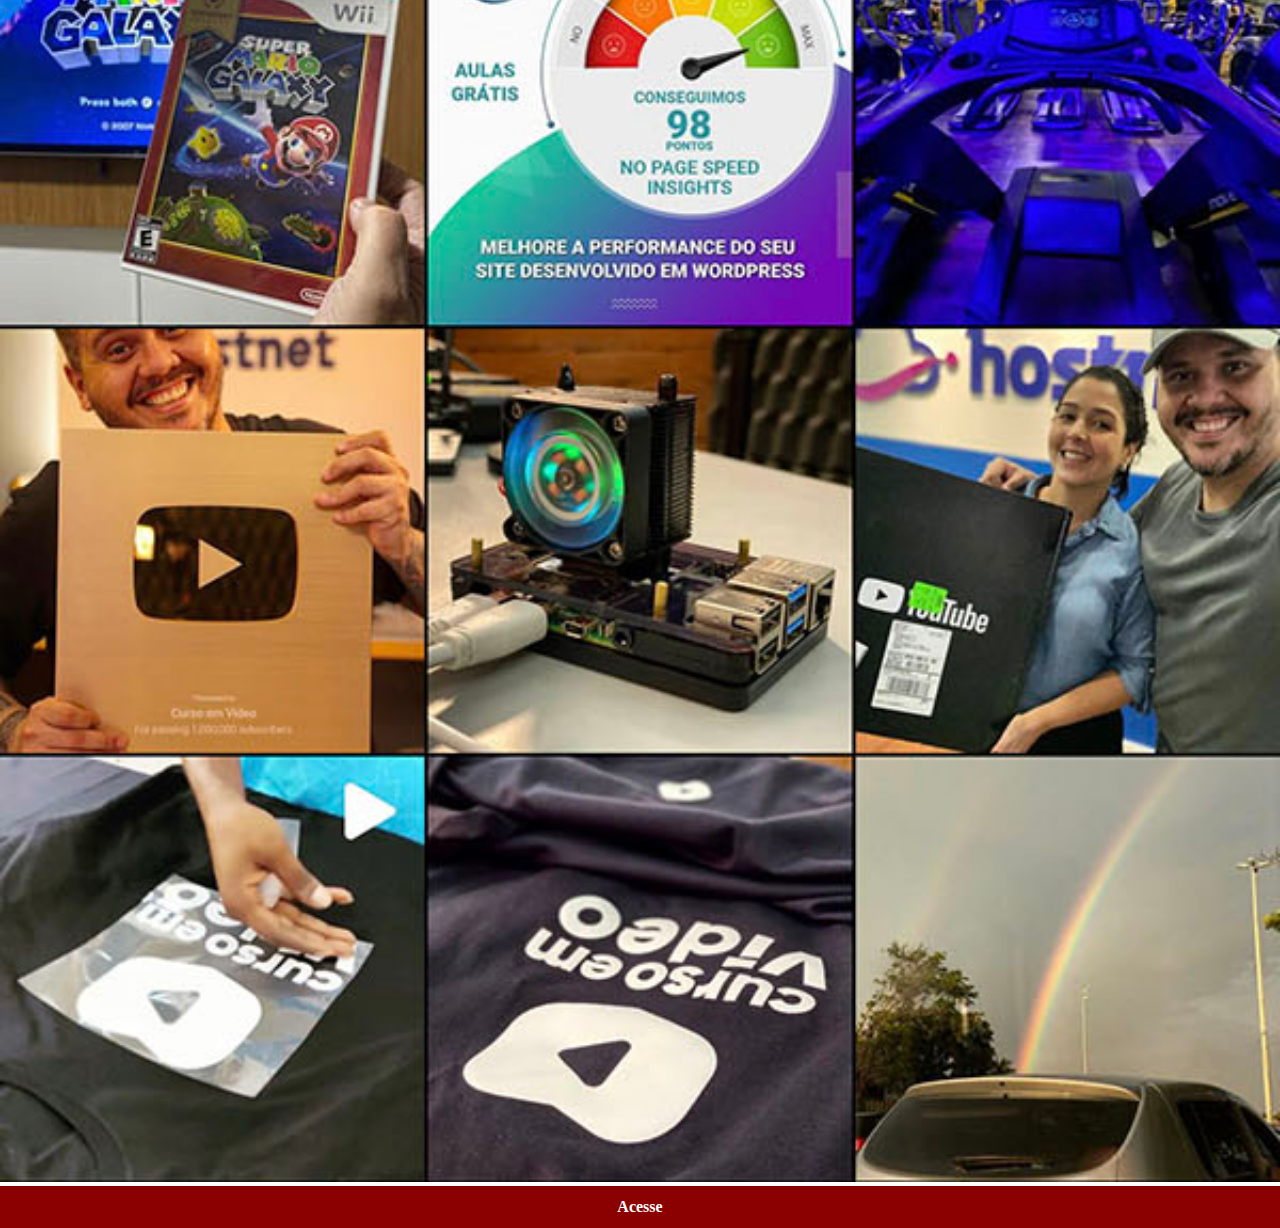
<file: instagram.html>
<!DOCTYPE html>
<html lang="pt-br">
<head>
    <meta charset="UTF-8">
    <meta http-equiv="X-UA-Compatible" content="IE=edge">
    <meta name="viewport" content="width=device-width, initial-scale=1.0">
    <title>Instagram</title>
    <link rel="stylesheet" href="estilo/social.css">
</head>
<body>
    <img src="imagens/tela-instagram.jpg" alt="instagram">
    <a href="https://www.instagram.com/" target="_blank">Acesse</a>
</body>
</html>
</file>
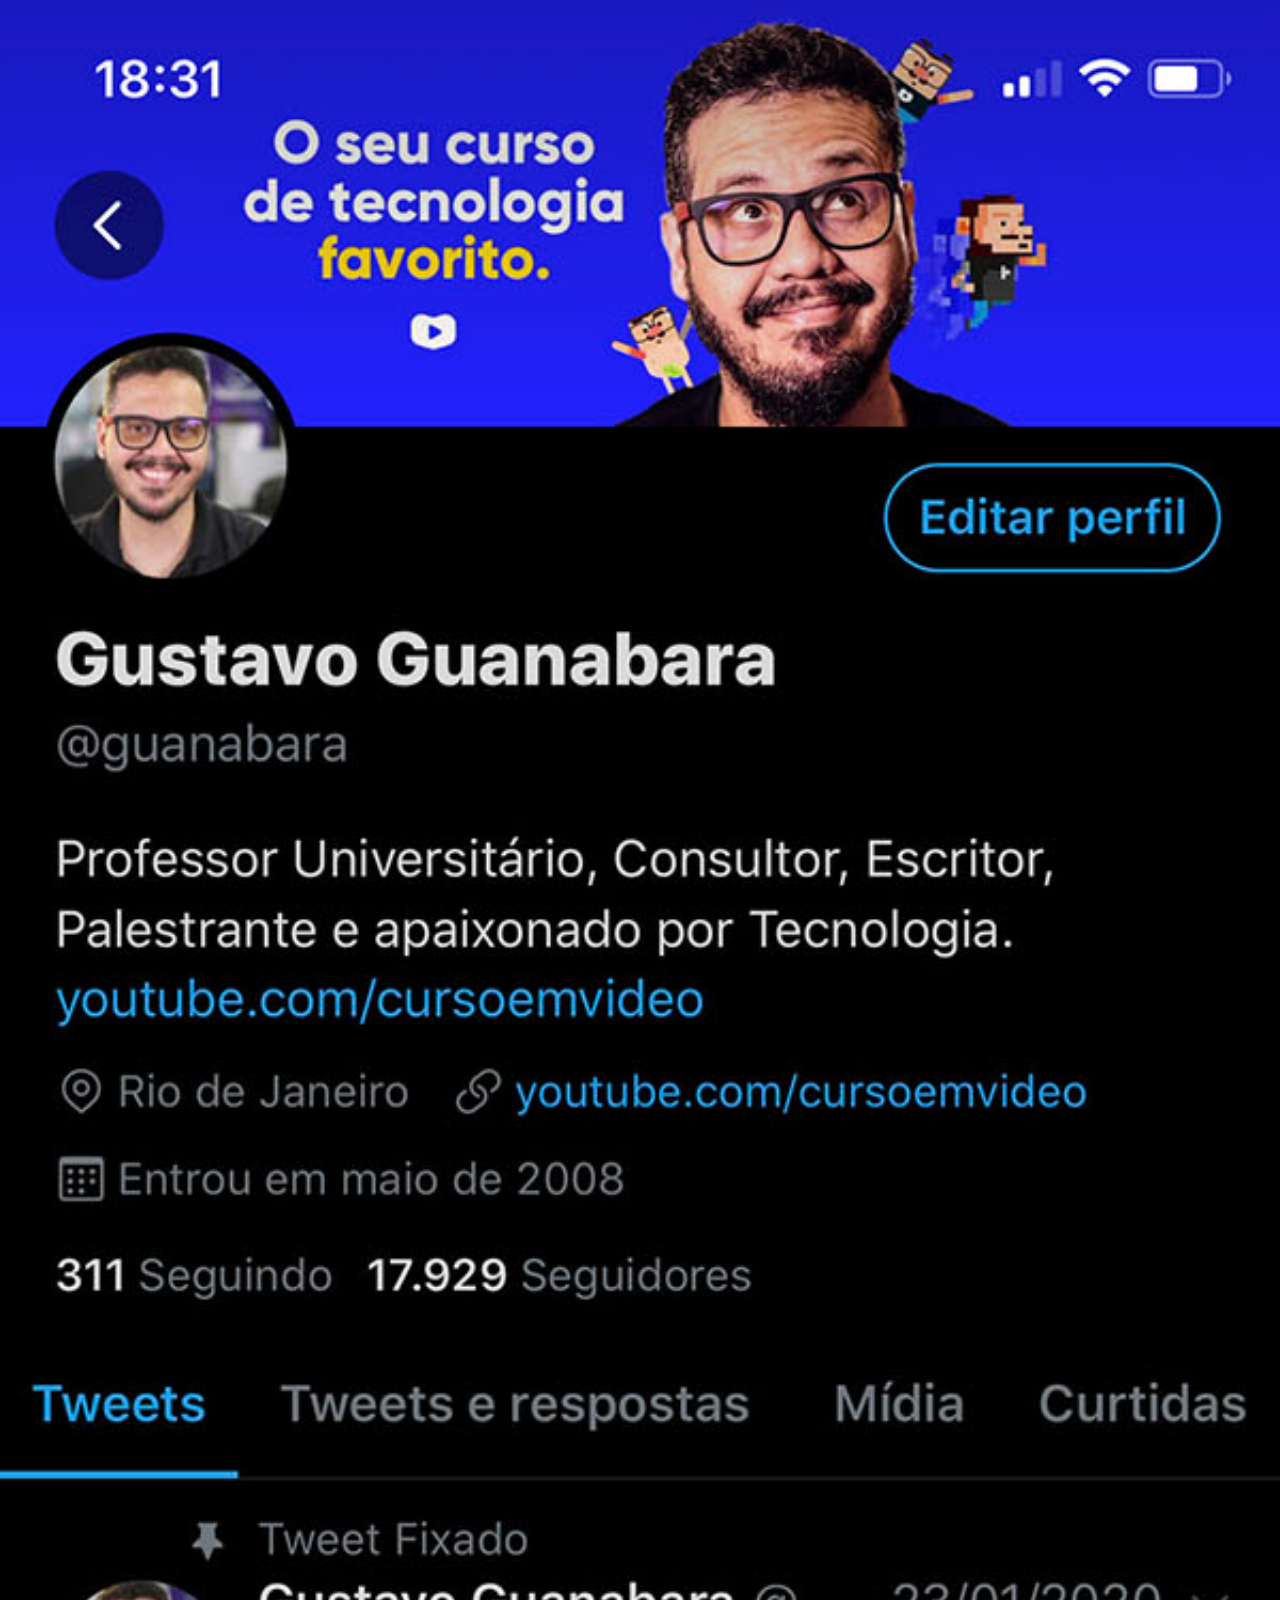
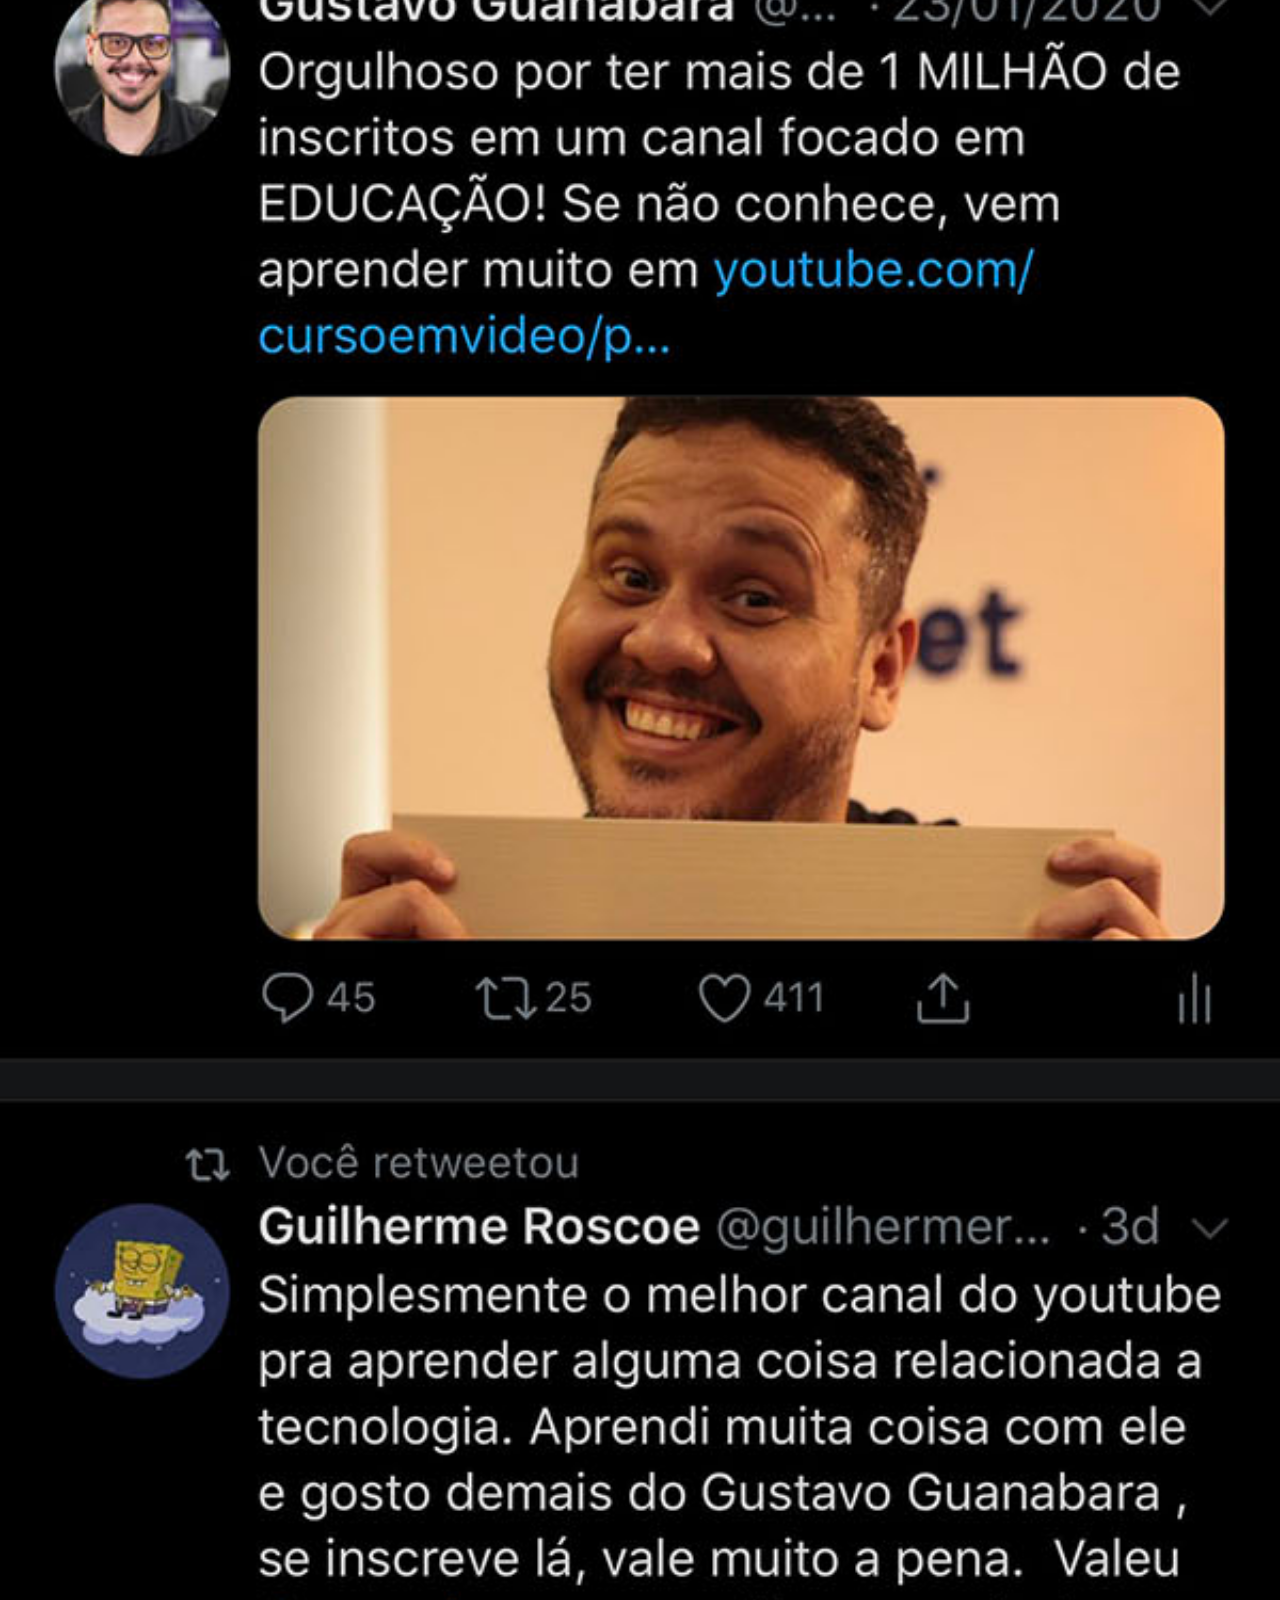
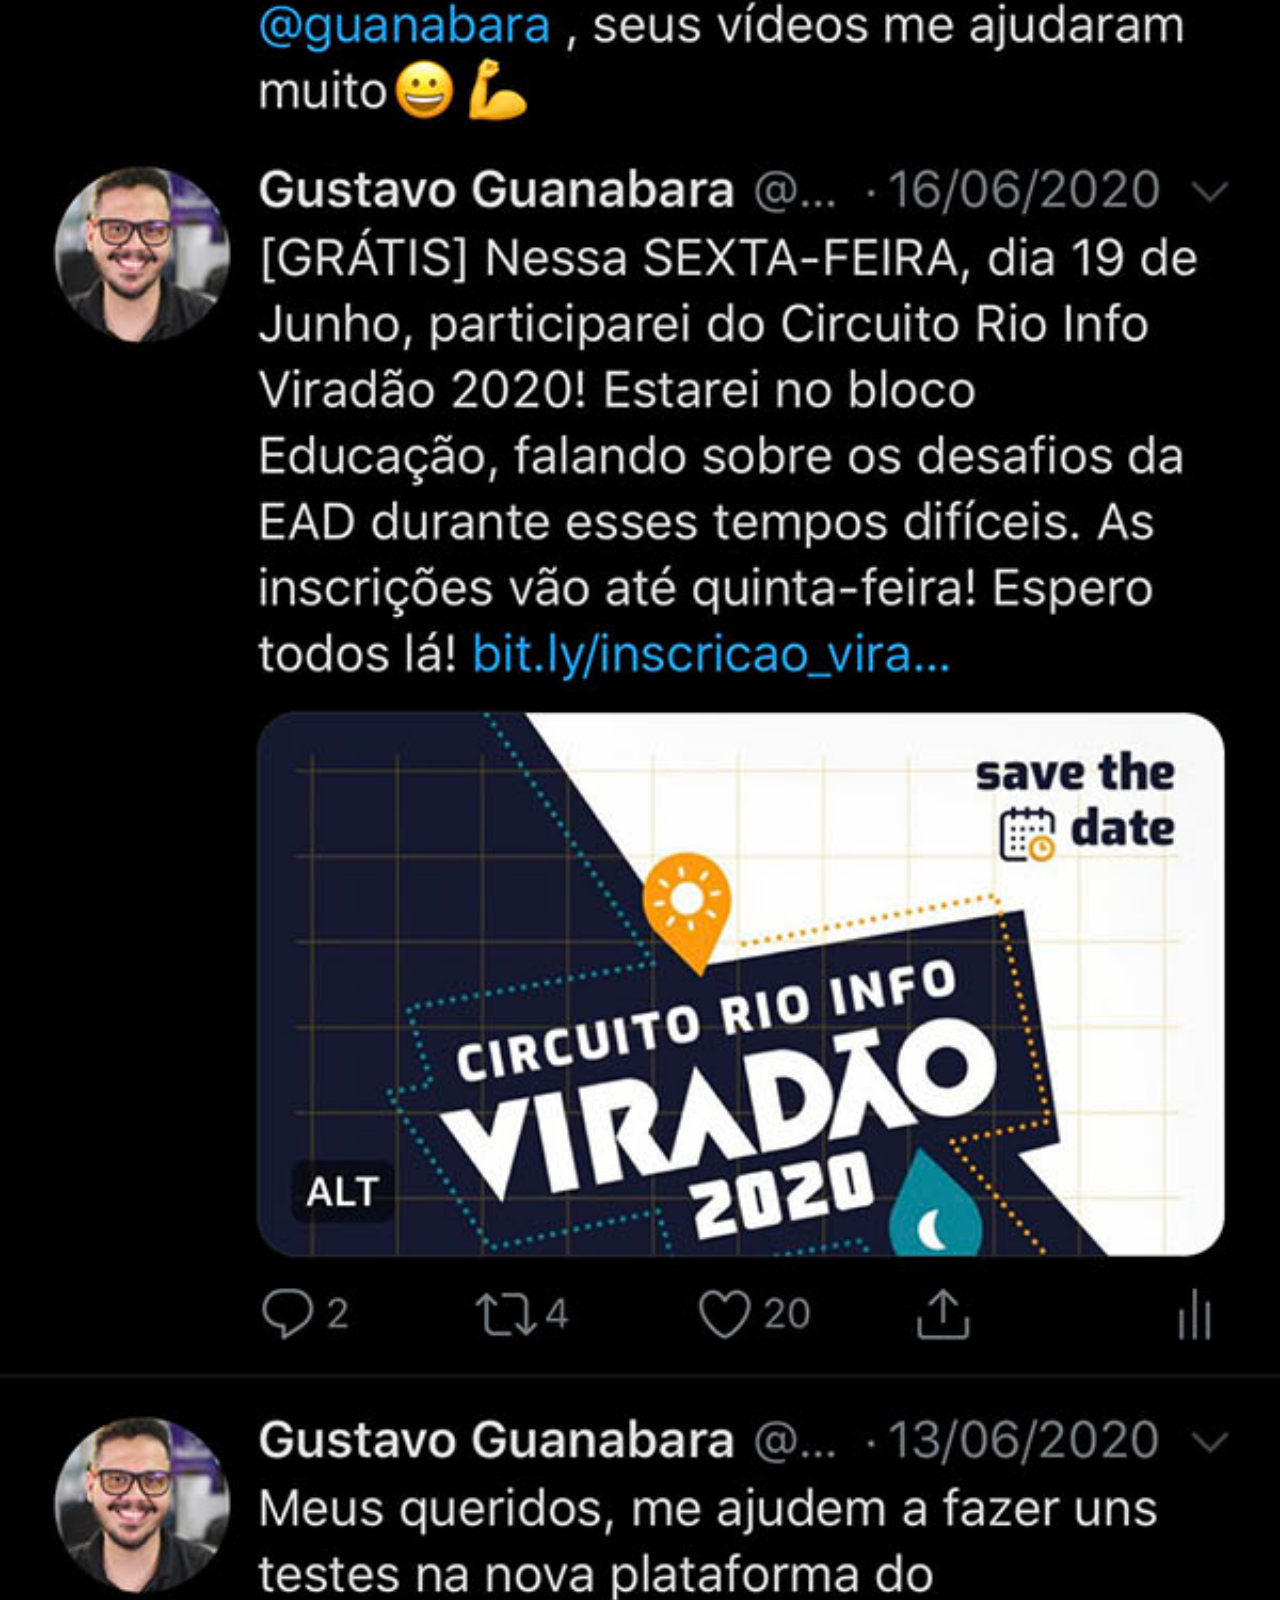
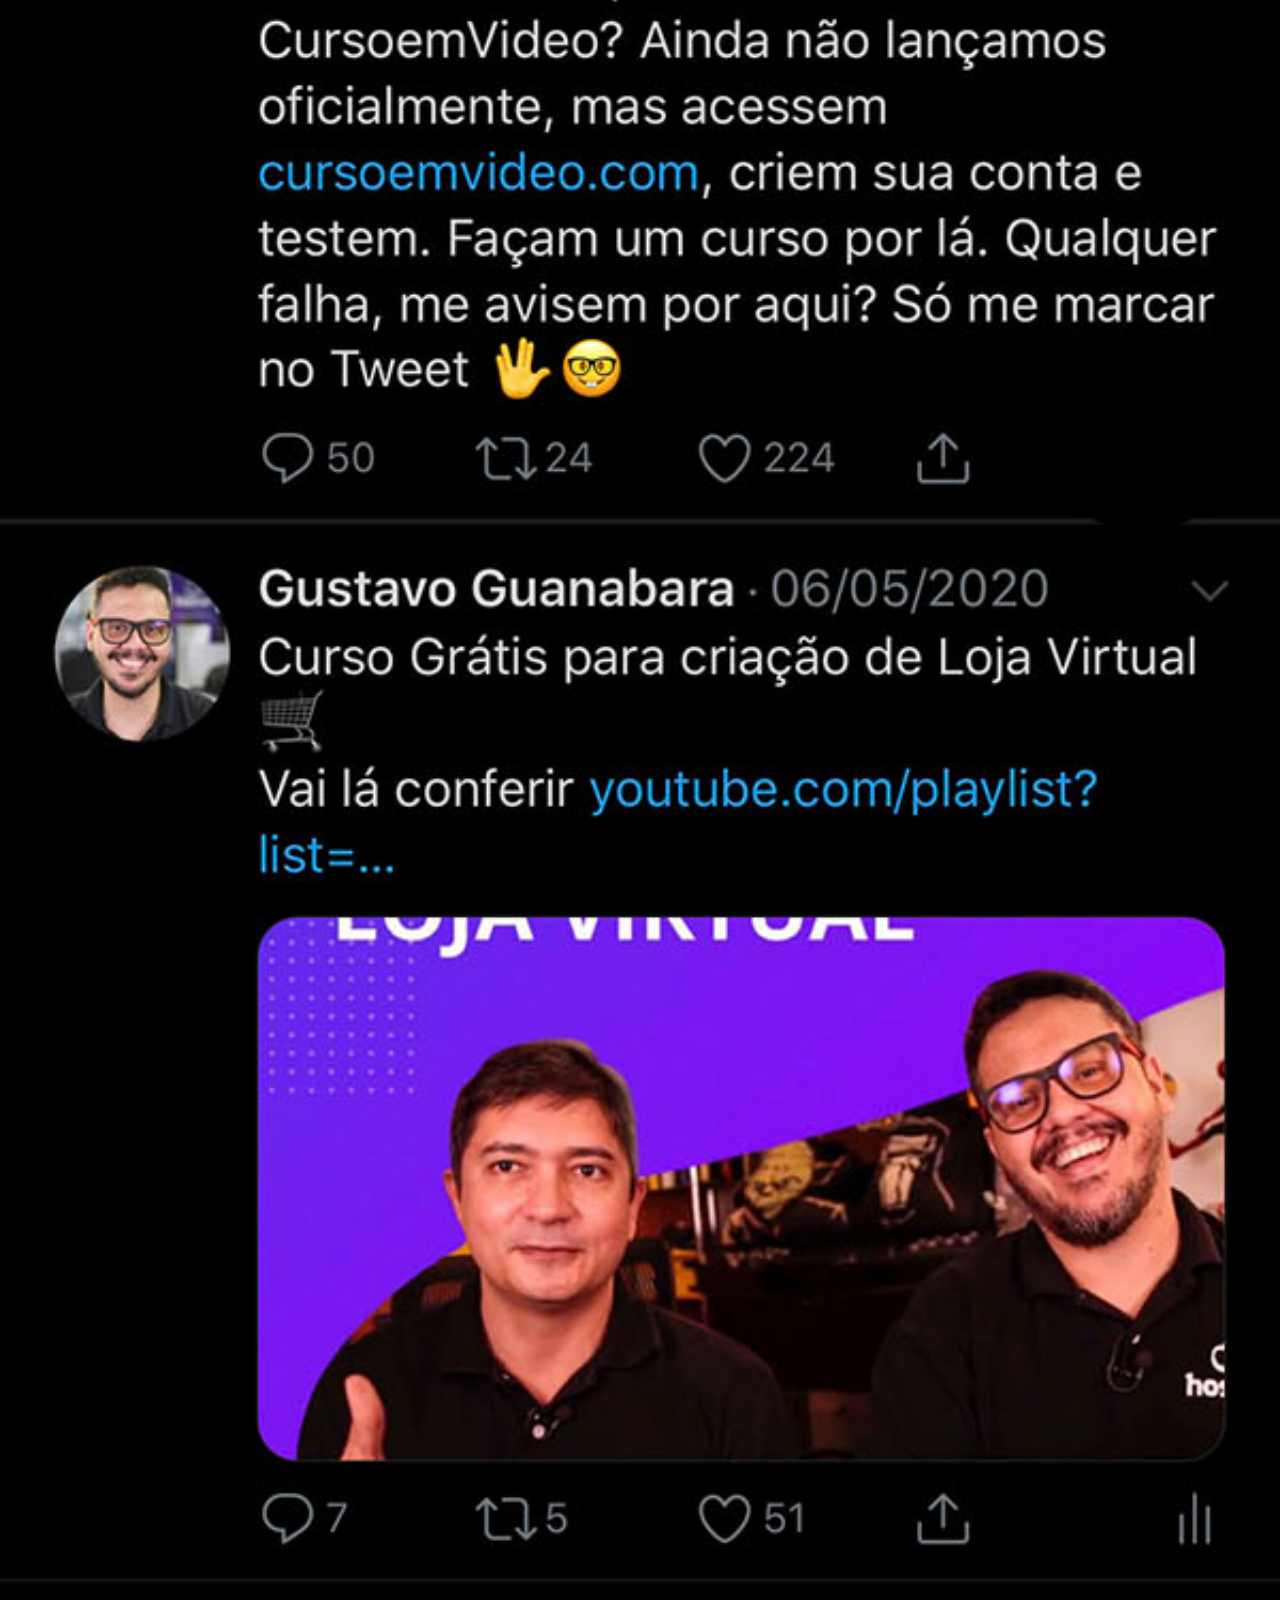
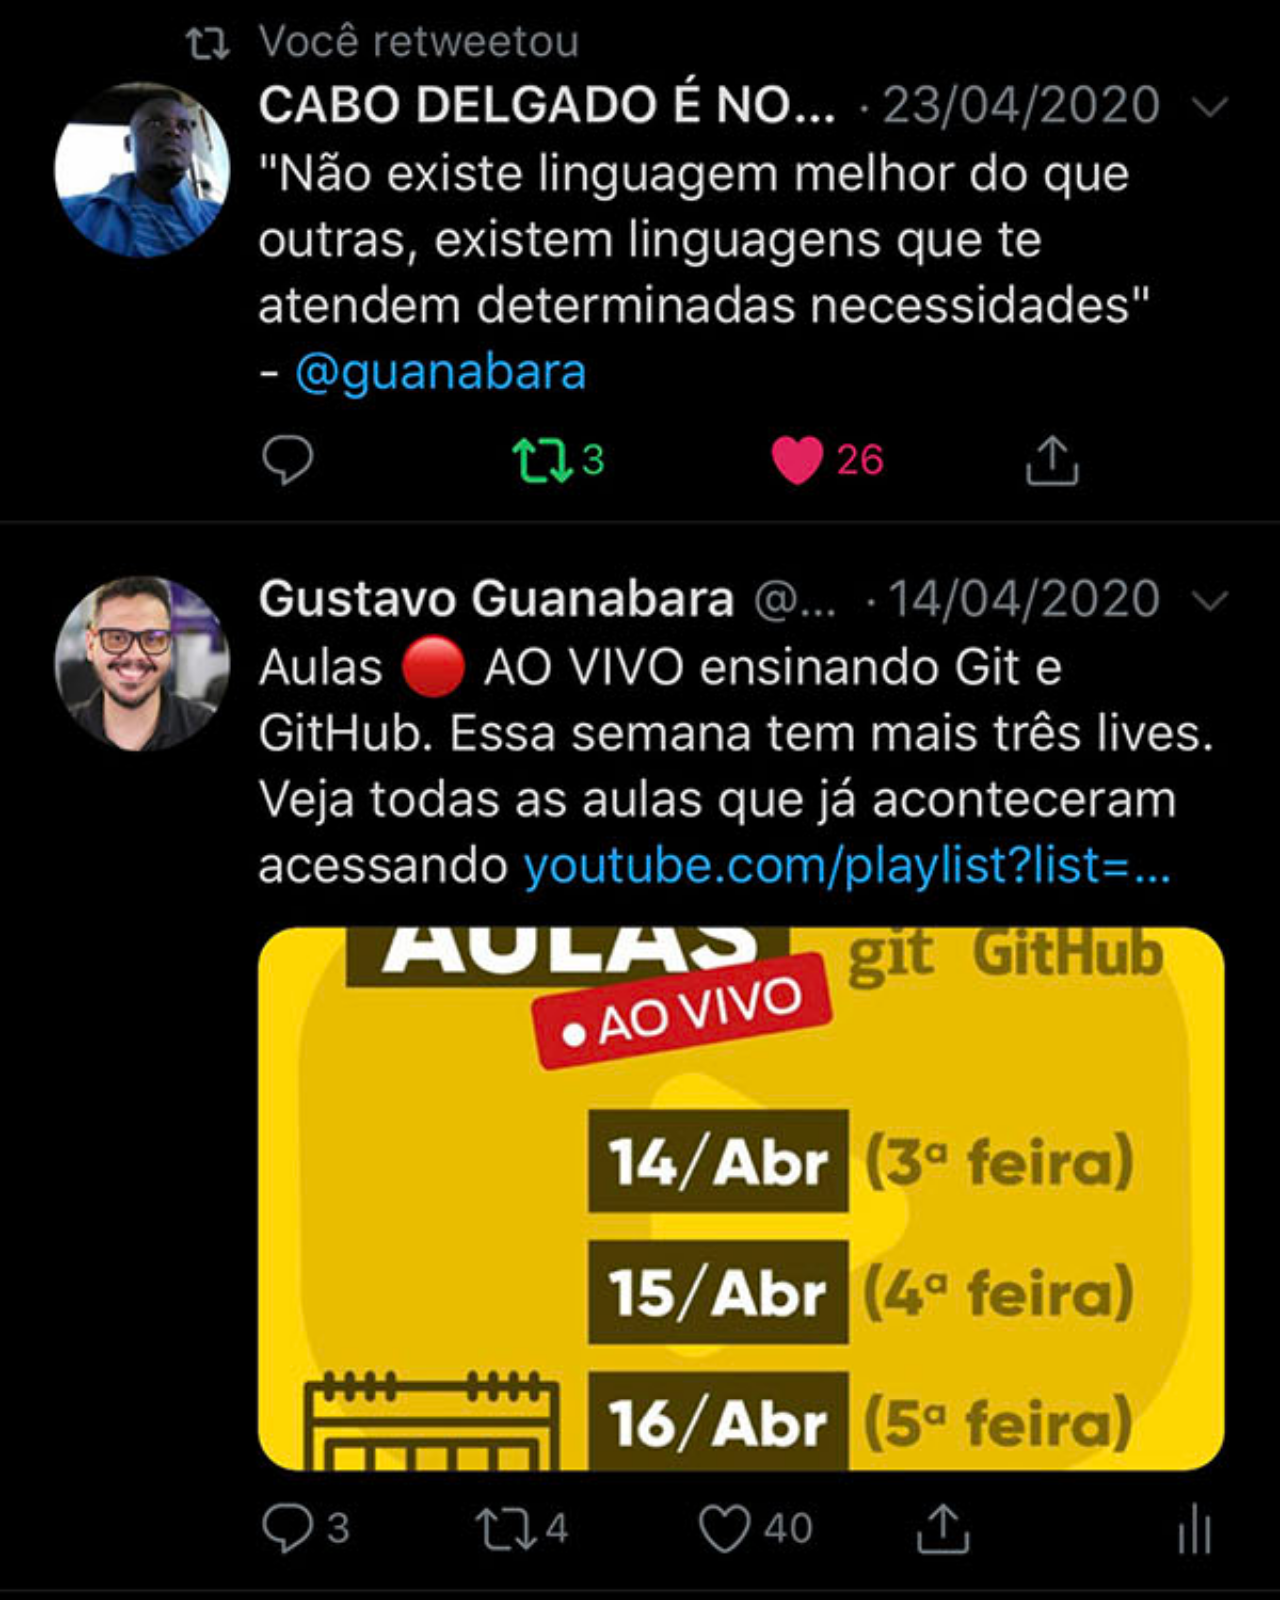
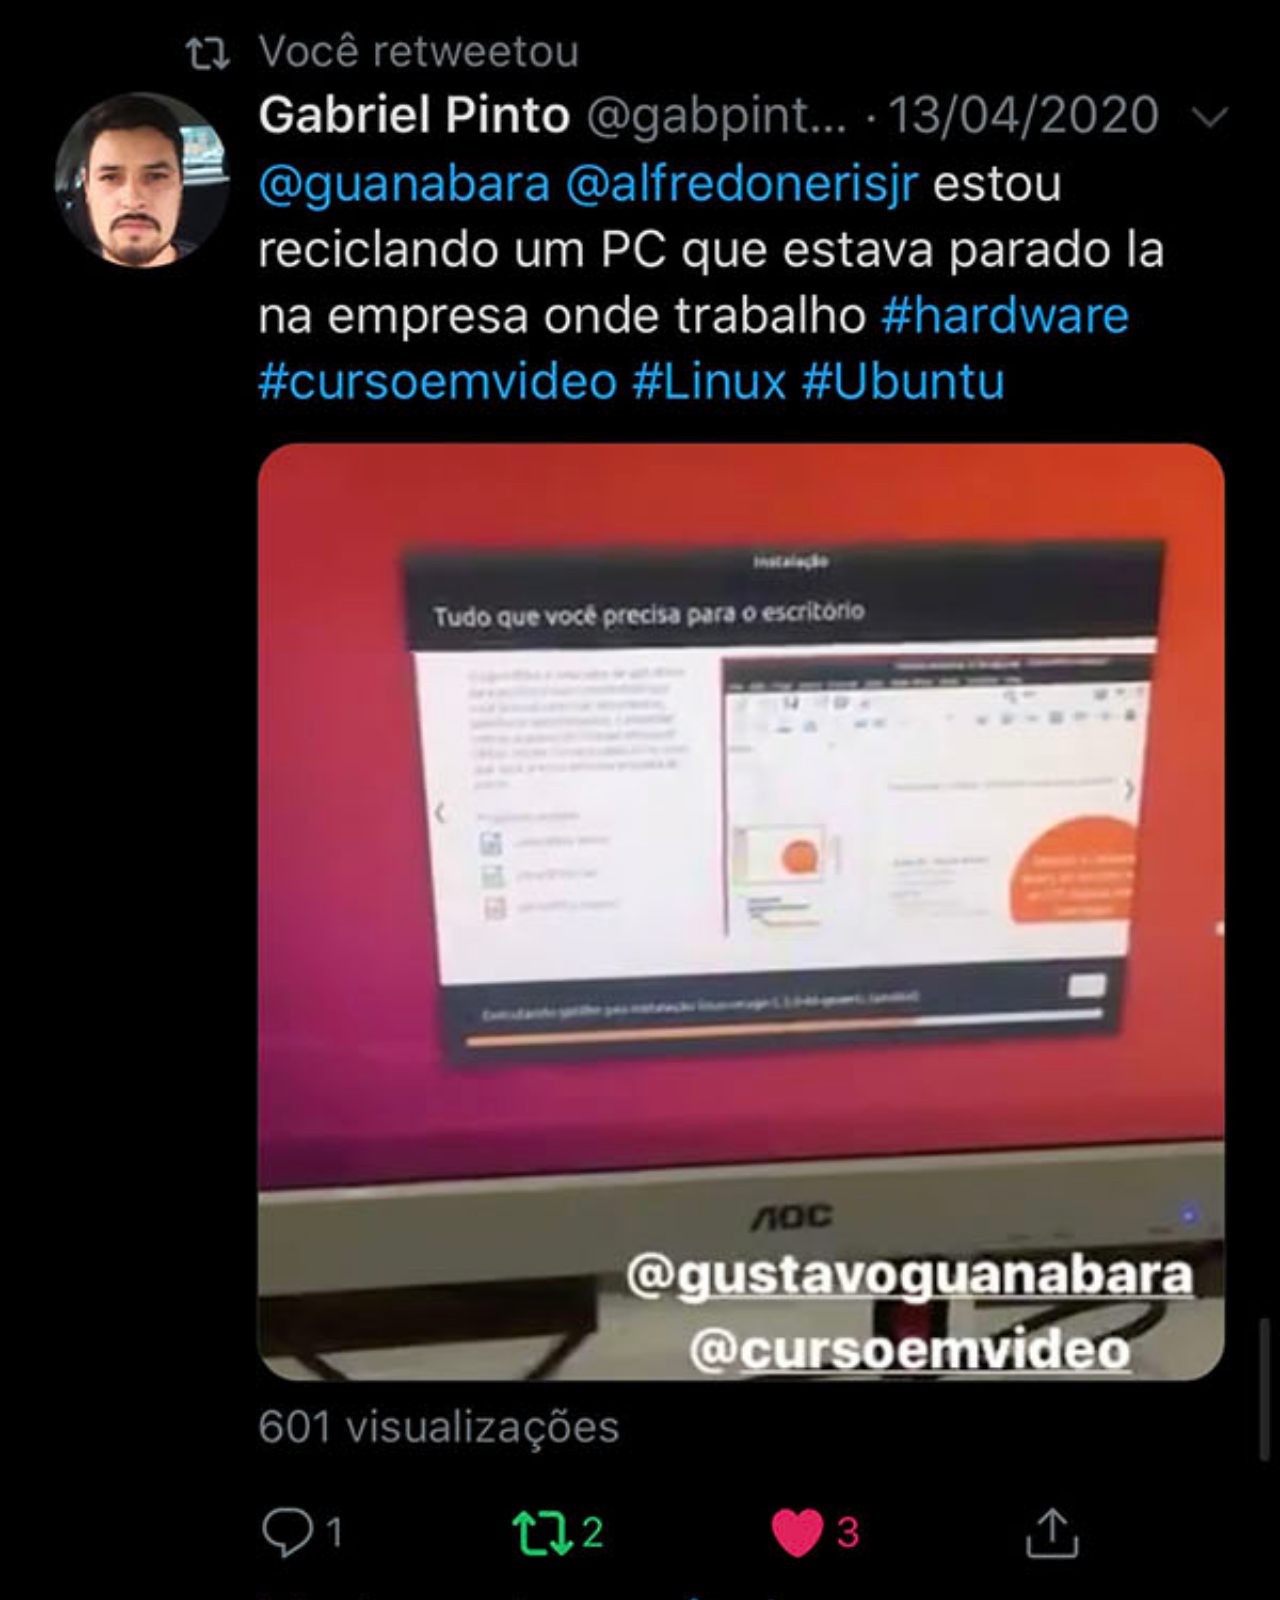
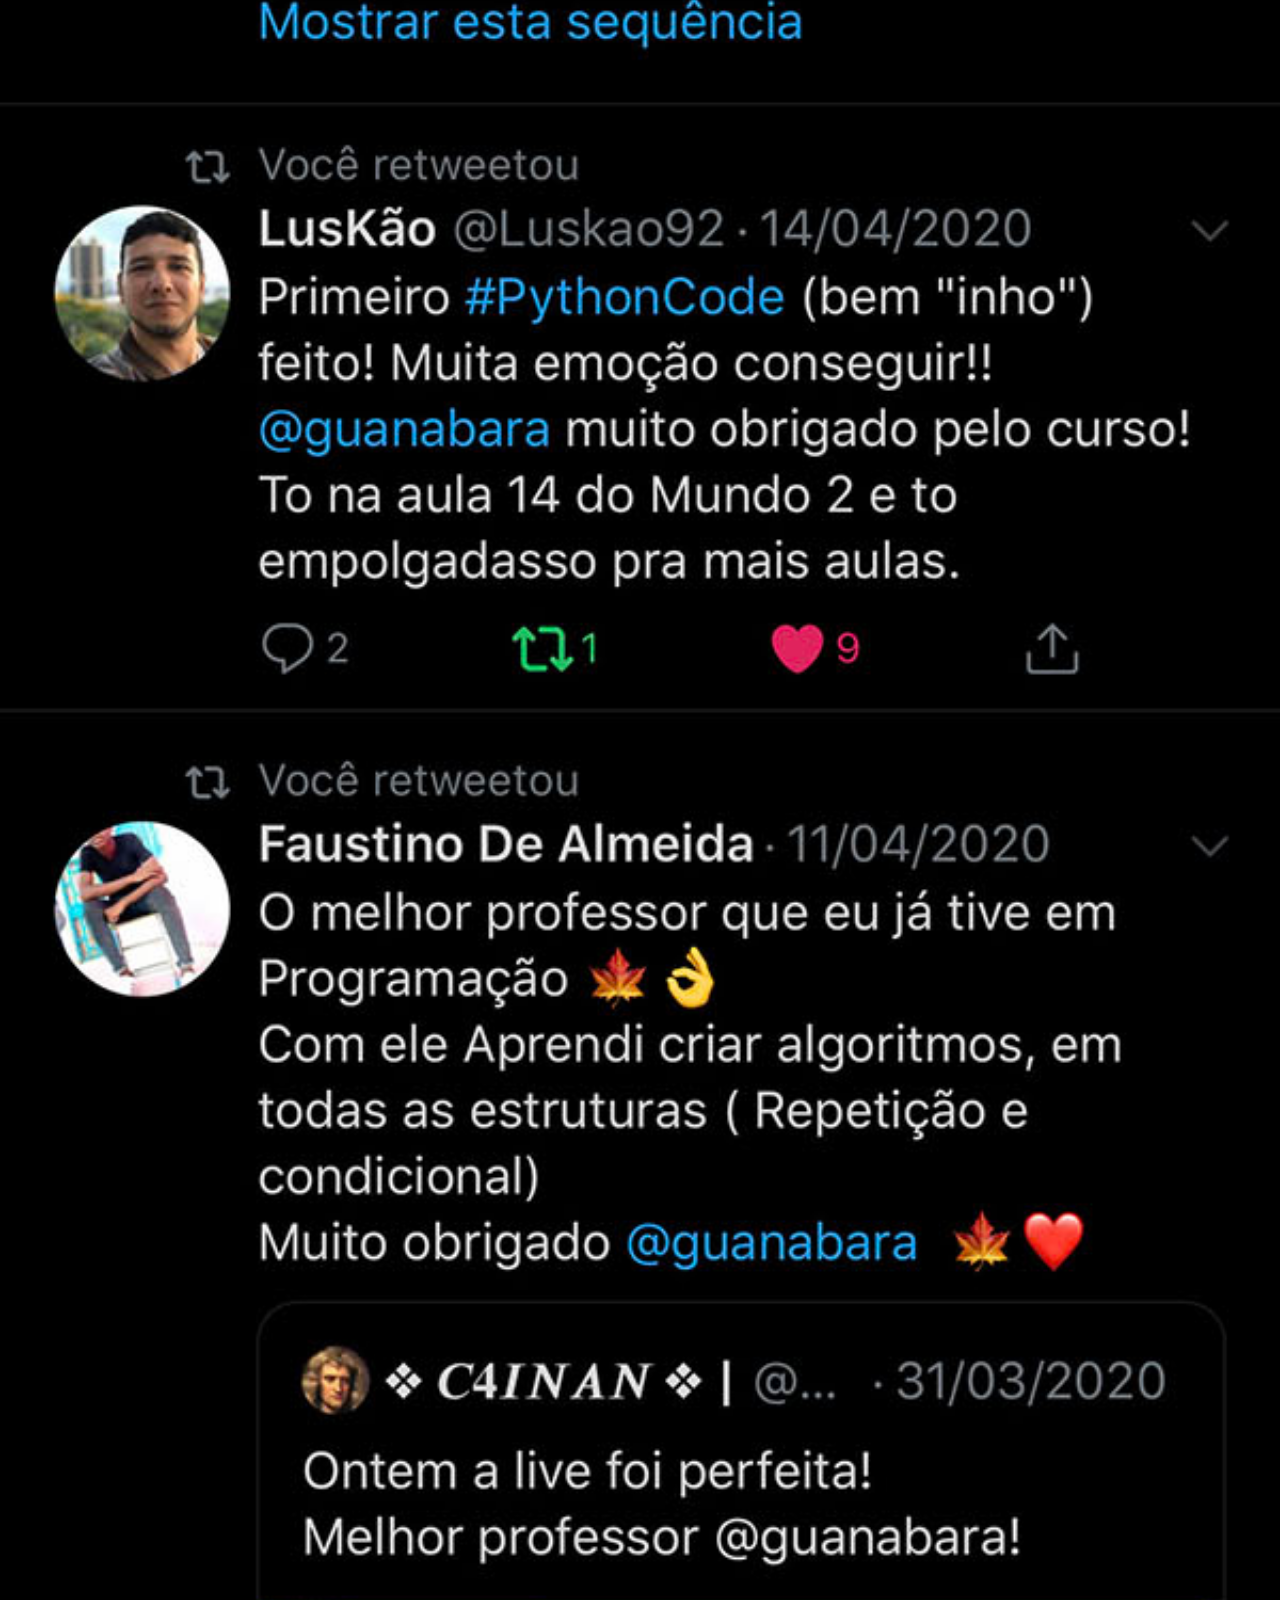
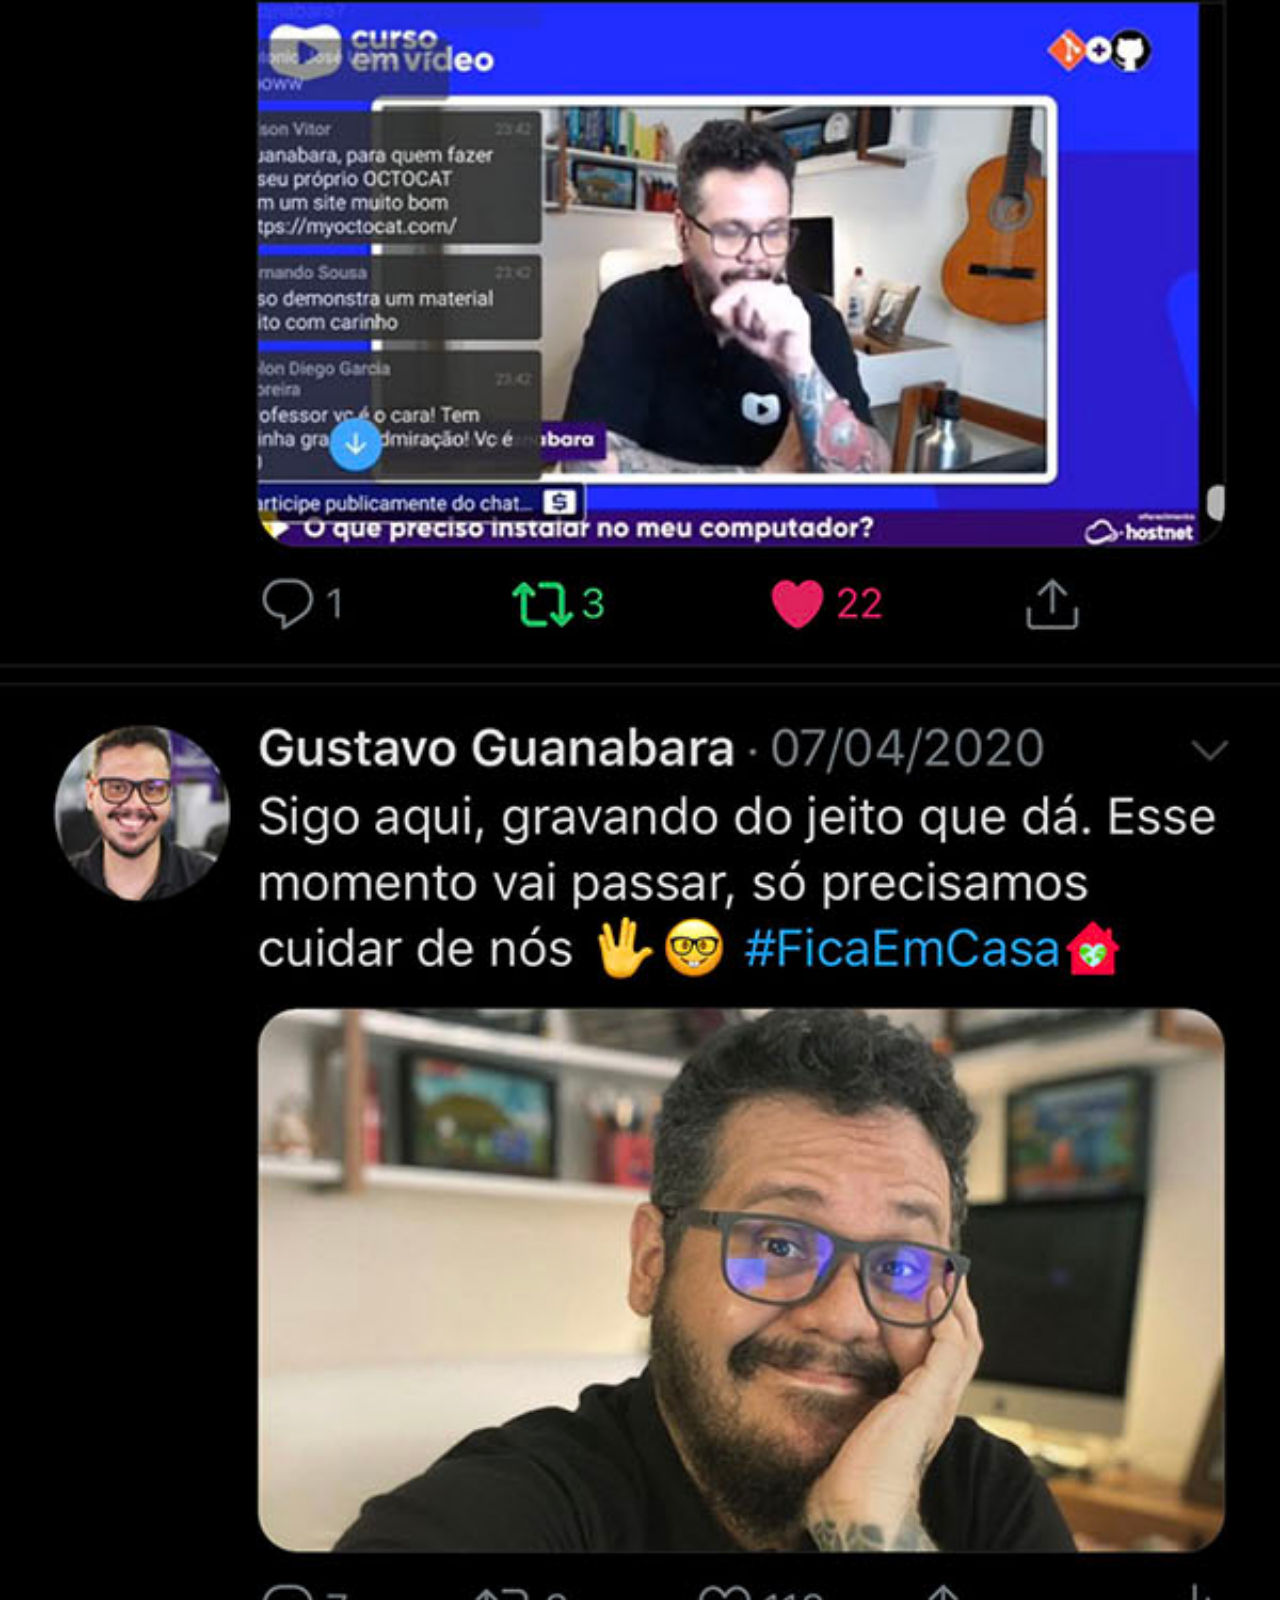
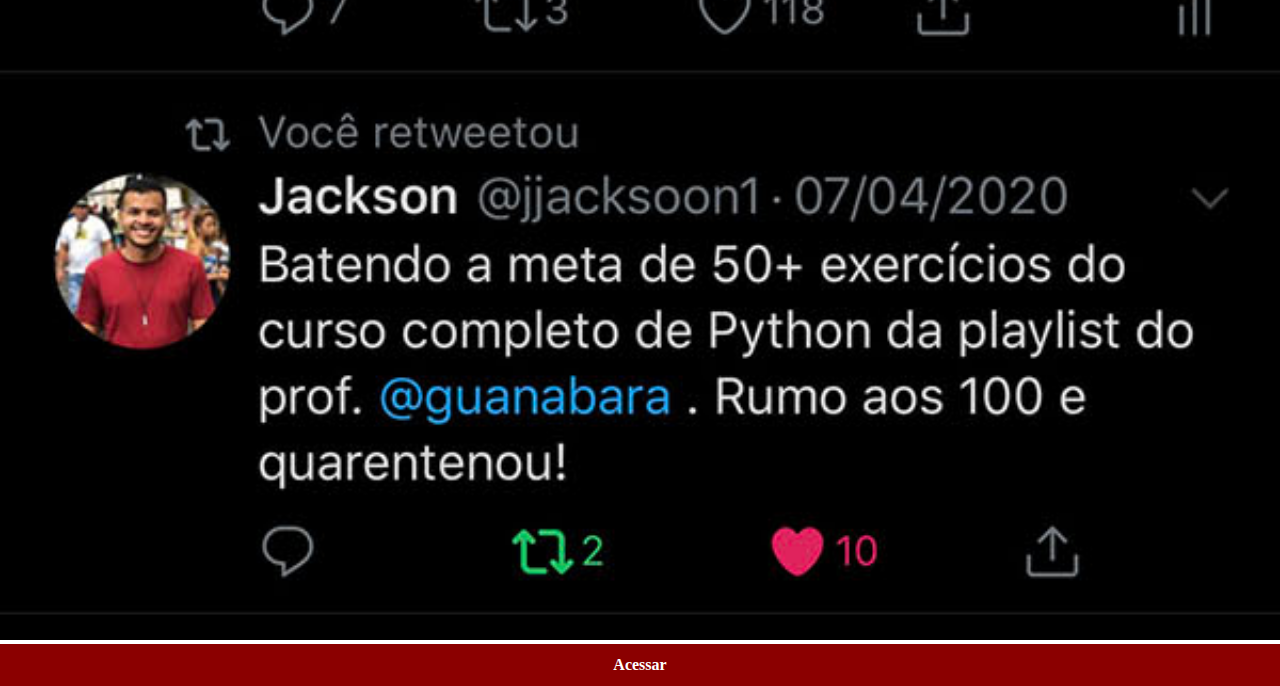
<file: twitter.html>
<!DOCTYPE html>
<html lang="pt-br">
<head>
    <meta charset="UTF-8">
    <meta http-equiv="X-UA-Compatible" content="IE=edge">
    <meta name="viewport" content="width=device-width, initial-scale=1.0">
    <title>twitter</title>
    <link rel="stylesheet" href="estilo/social.css">
</head>
<body>
    <img src="imagens/tela-twitter.jpg" alt="twitter">
    <a href="https://twitter.com/" target="_blank">Acessar</a>
</body>
</html>
</file>
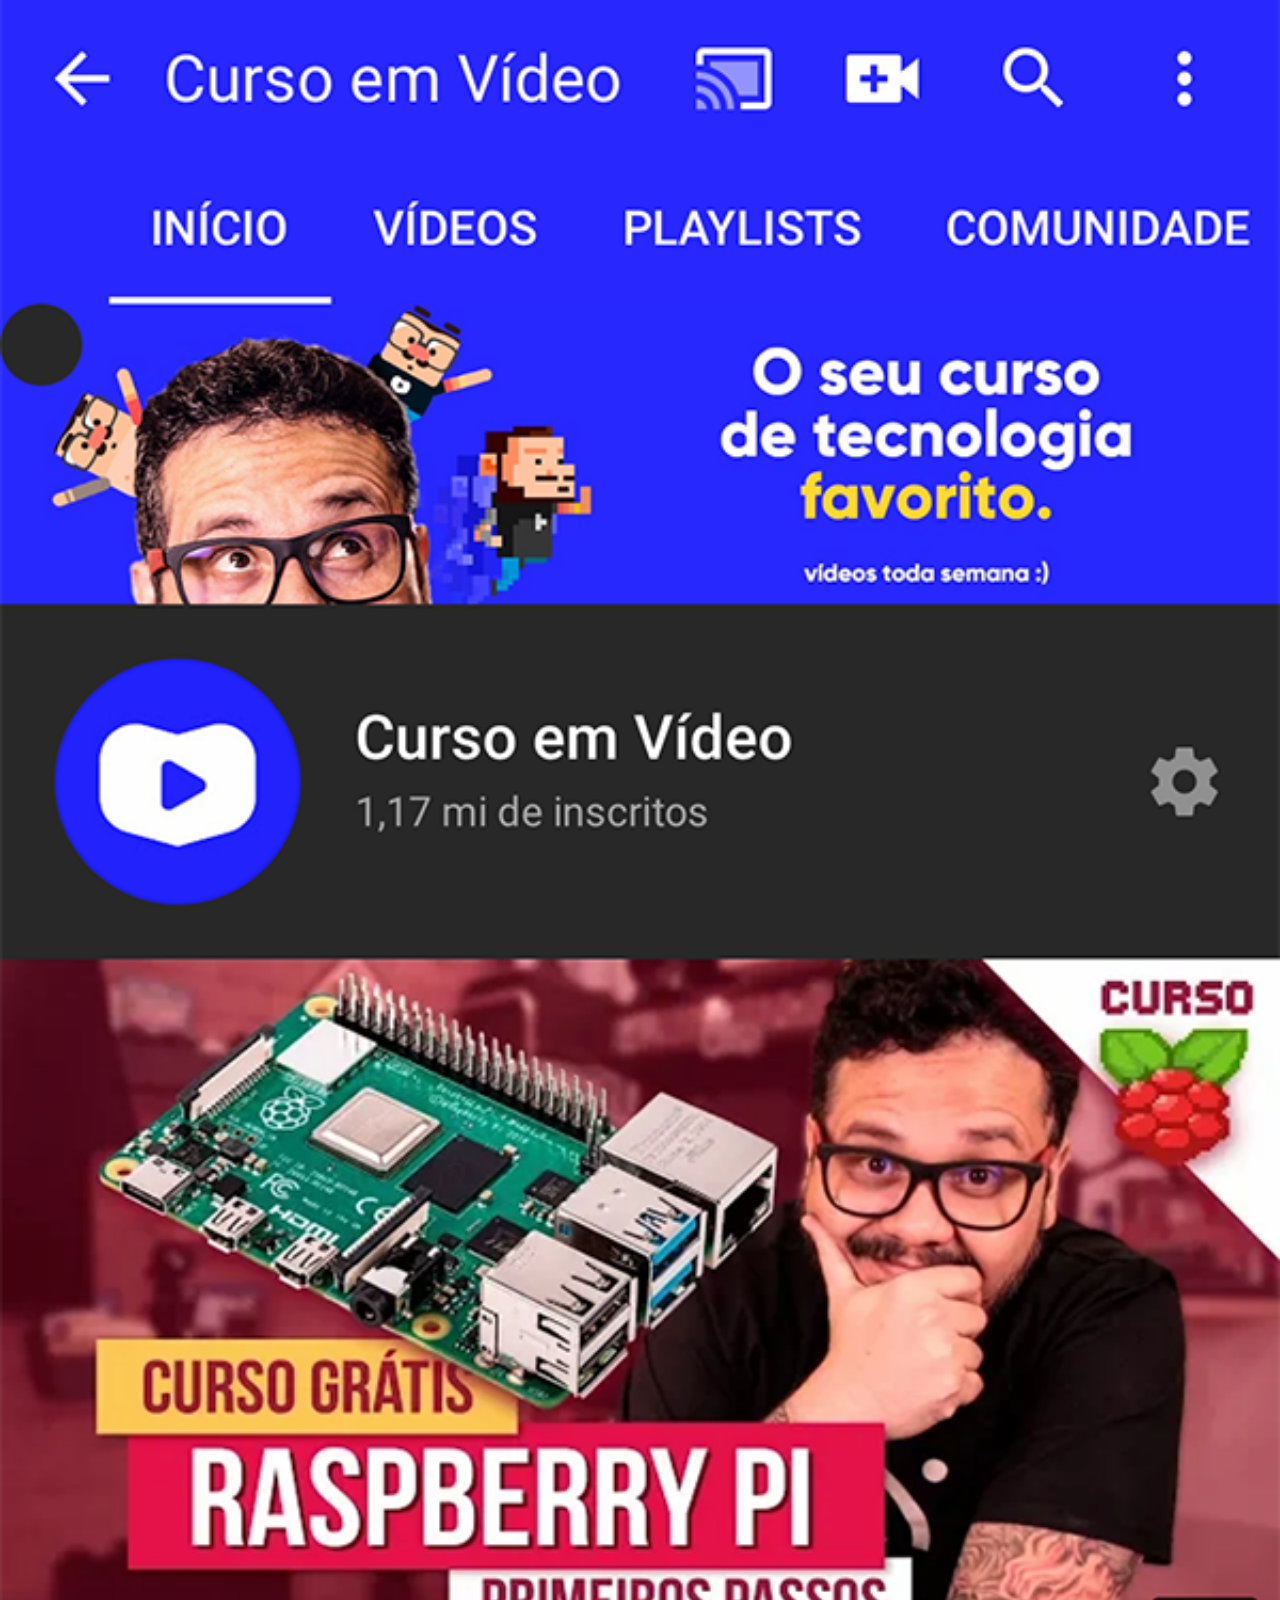
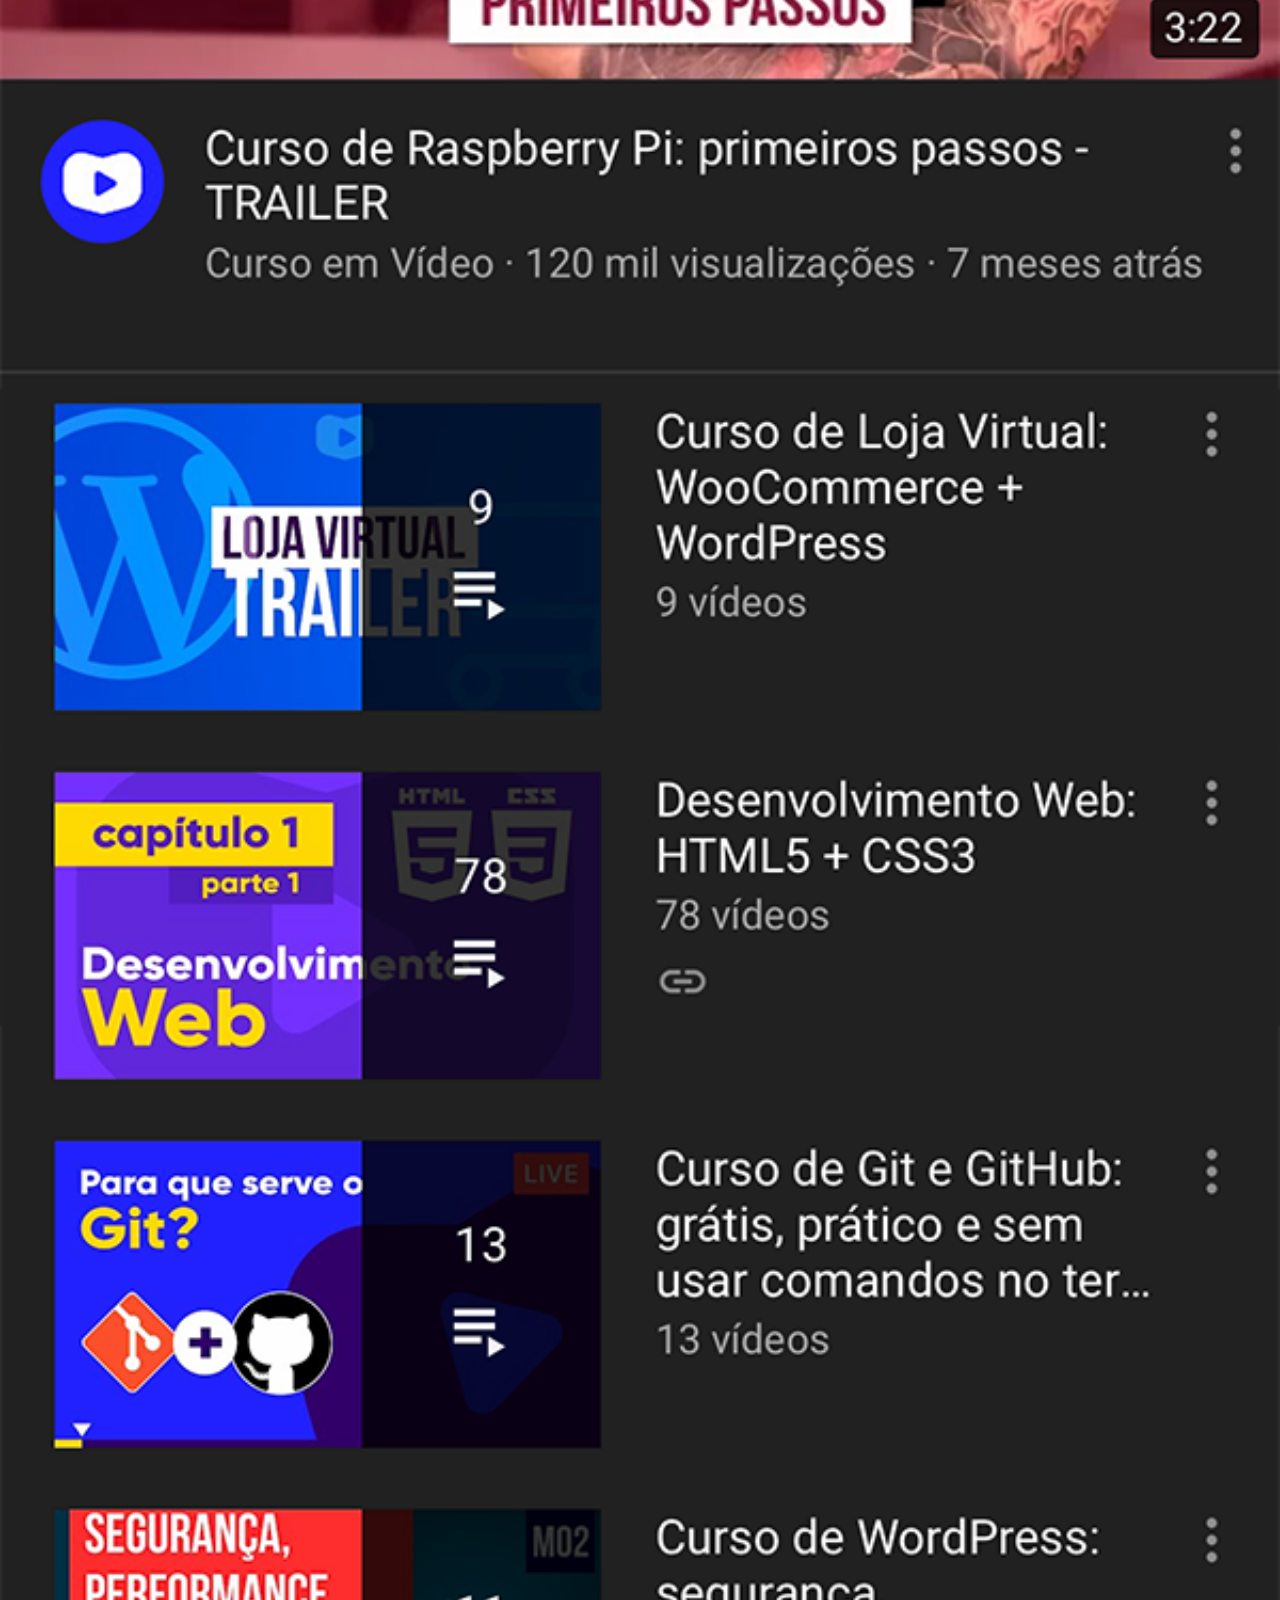
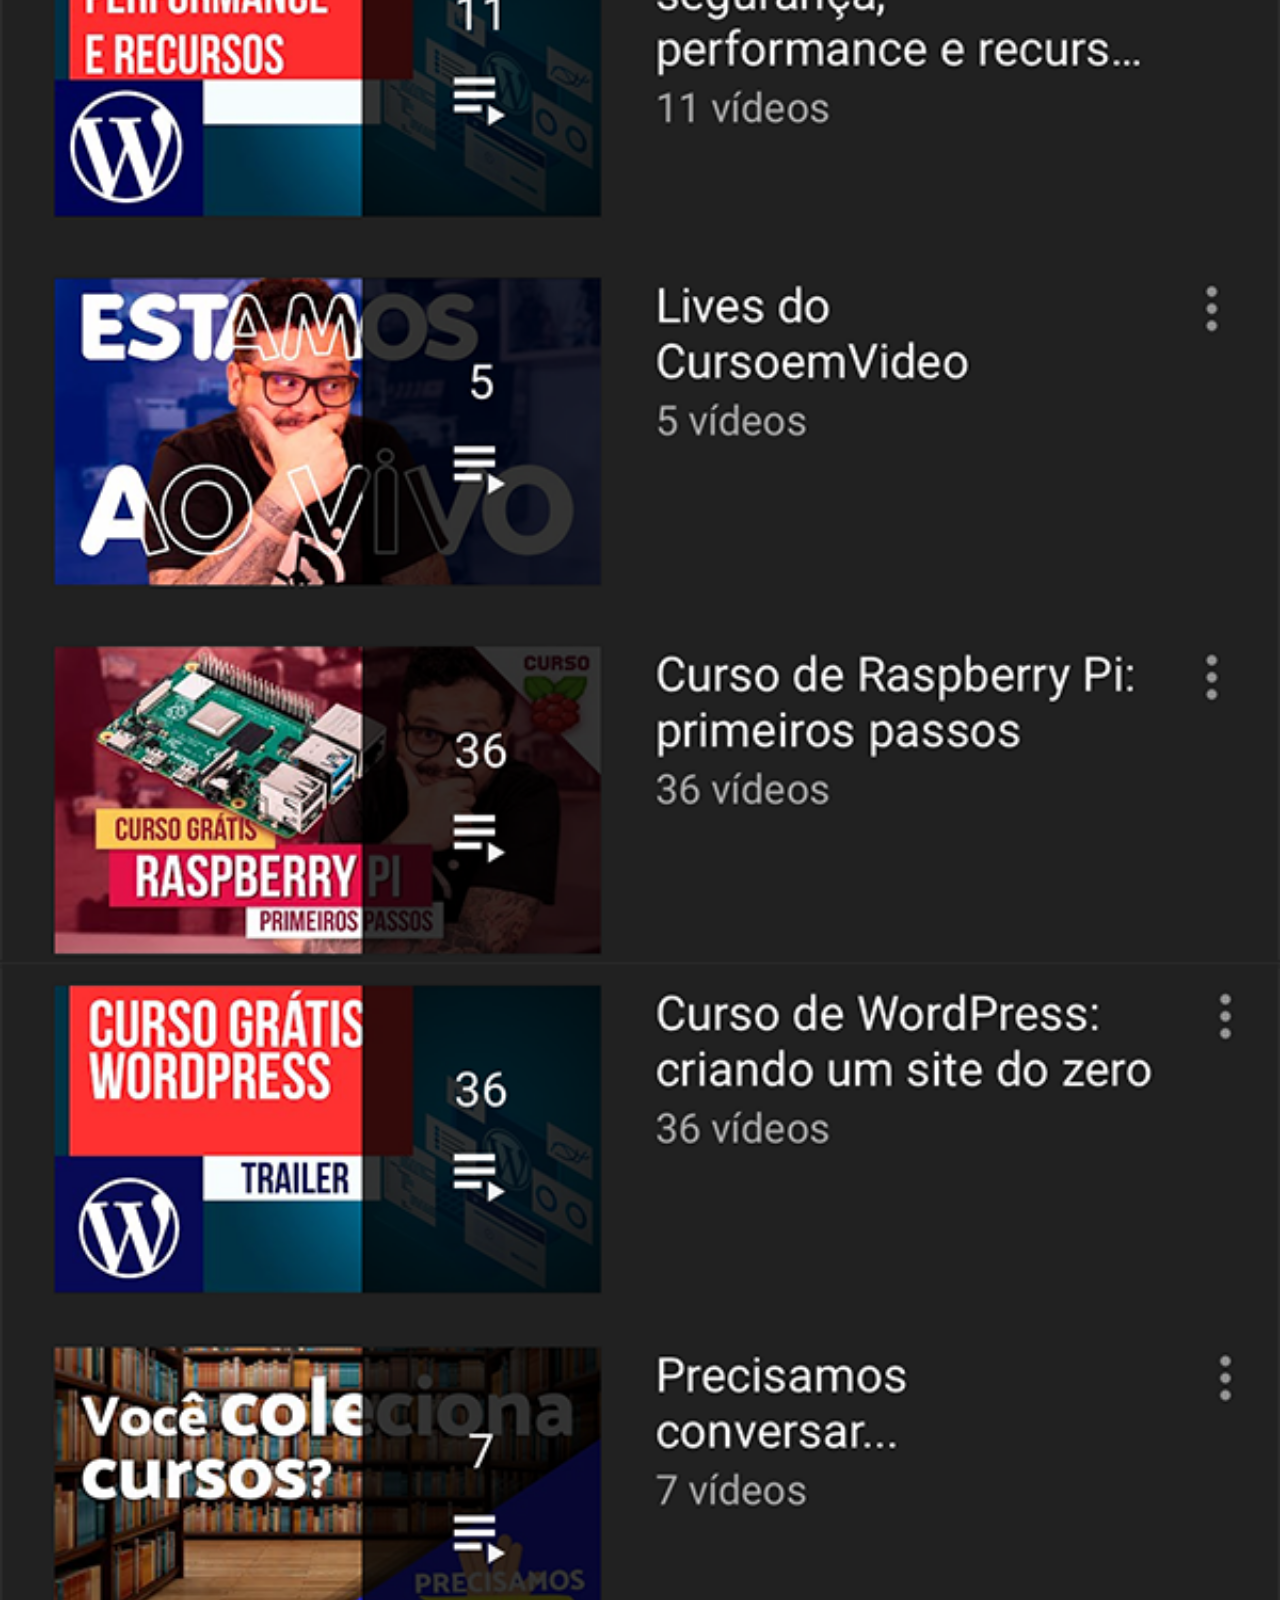
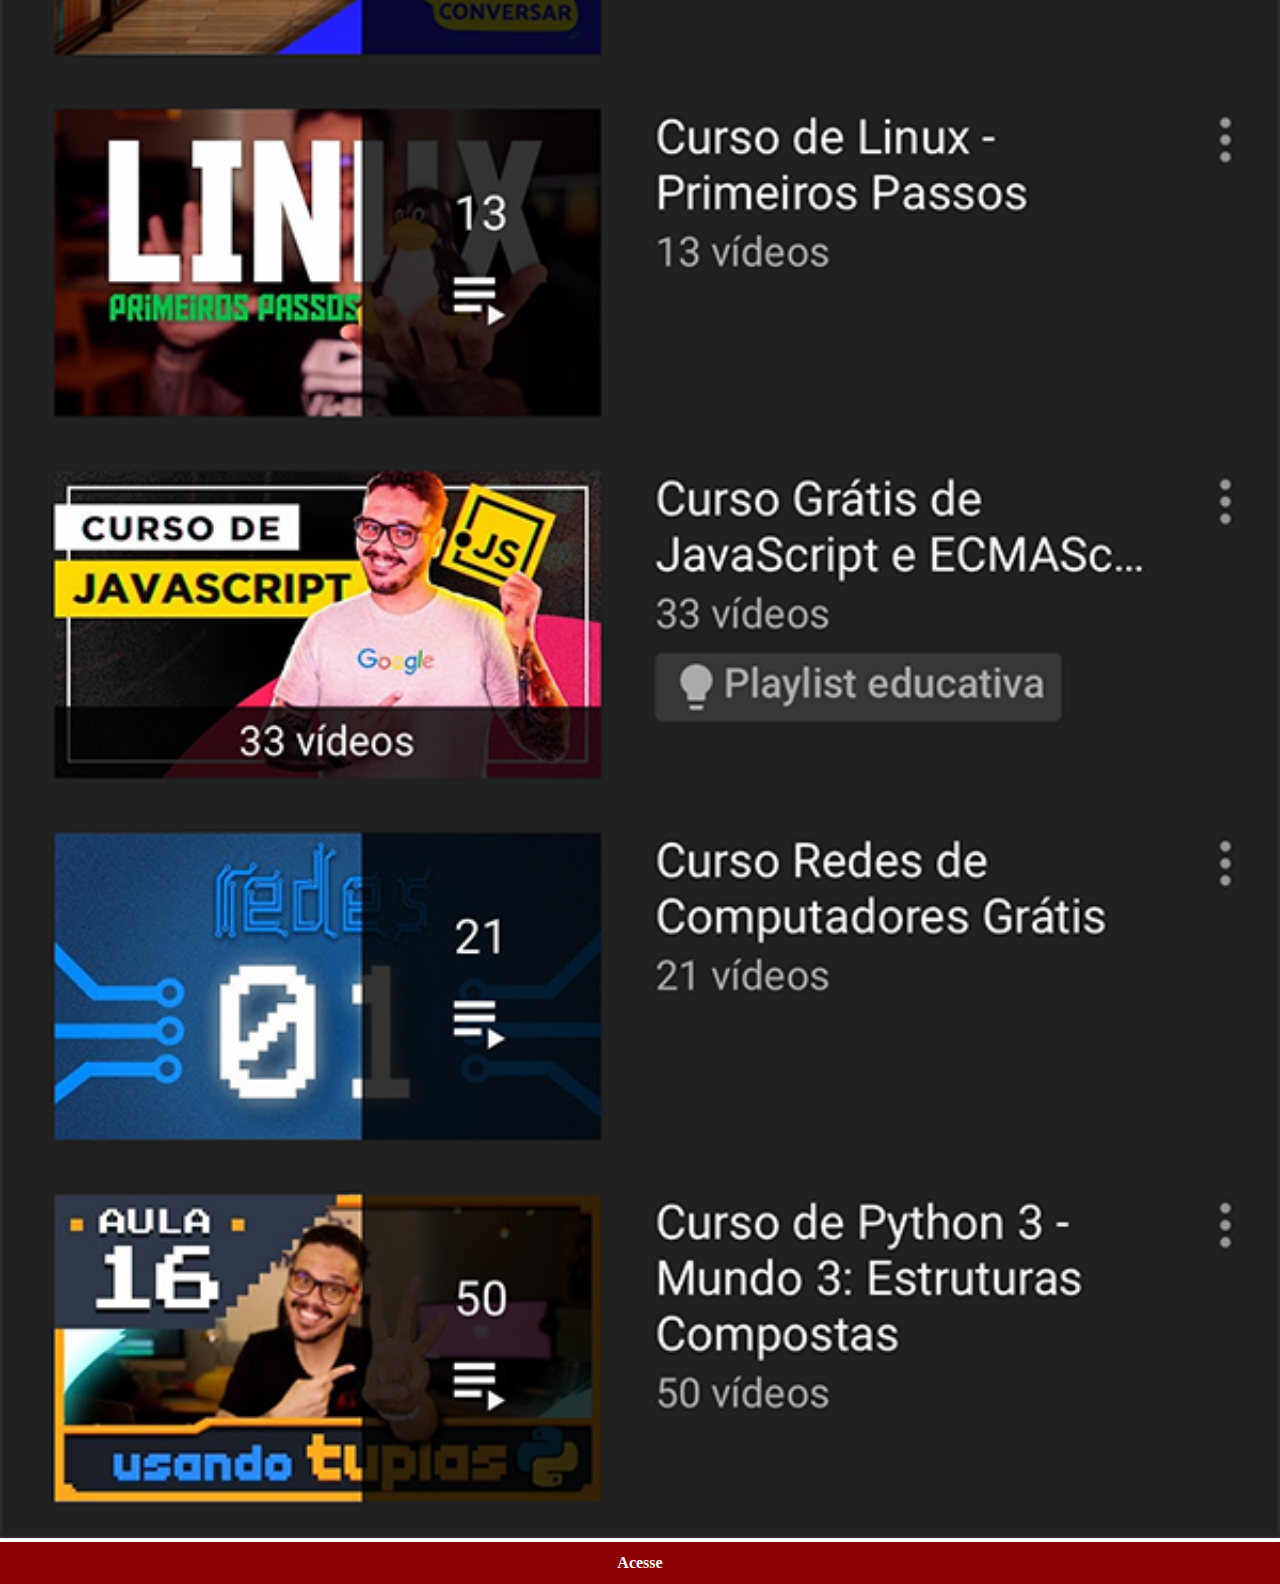
<file: youtube.html>
<!DOCTYPE html>
<html lang="pt-br">
<head>
    <meta charset="UTF-8">
    <meta http-equiv="X-UA-Compatible" content="IE=edge">
    <meta name="viewport" content="width=device-width, initial-scale=1.0">
    <title>youtube</title>
    <link rel="stylesheet" href="estilo/social.css">

</head>
<body>
    <img src="imagens/tela-youtube.png" alt="youtube">
    <a href="https://www.youtube.com/@CursoemVideo/playlists" target="_blank">Acesse</a>
</body>
</html>
</file>
<file: estilo/style.css>
@charset "utf-8";
* {
    margin: 0px;
    padding: 0px;
    font-family: Arial, Helvetica, sans-serif;
}
html, body {
    height: 100vh;
    width: 100vw;
    background-color: black;
}
body {
    background: url('../imagens/fundo-madeira.jpg') no-repeat top center;
    background-size: cover;
    background-attachment: fixed;
}
main {
    height: 100vh;
    position: relative;
}
section#telefone {
    position: absolute;
    top: 50%;
    left: 50%;
    transform: translate(-50%, -50%);
   
    height: 627px;
    width: 311px;

    background: url('../imagens/frame-iphone.png') no-repeat;

}
iframe#tela {
    position: relative;
    top: 80px;
    left: 22px;
    width: 267px;
    height: 471px;
}
section#redes-sociais {
    text-align: right;
}
section#redes-sociais img {
    width: 50px;
    margin: 10px;
    border-radius: 50%;
    box-shadow: 2px 2px 5px black;
    box-sizing: border-box;
}
section#redes-sociais img:hover {
    border: 2px solid white;
    transform: translate(-3px, -3px);
    box-shadow: 5px 5px 10px black;
    transition: transform 1s;
}
</file>
<file: estilo/social.css>
@charset "UTF-8";

* {
    margin: 0px;
    padding: 0px;
}
::-webkit-scrollbar { /*configuração para esconder a barra de rolagem*/
    width: 0px;
    height: 0px;
}
img {

   width: 100vw;
}
a {
   display: block; 
   background-color: darkred;
   color: white;
   padding: 12px;
   text-align: center;
   font-weight: bolder;
   text-decoration: none;
}

a:hover {
   background-color: red;
}
</file>
